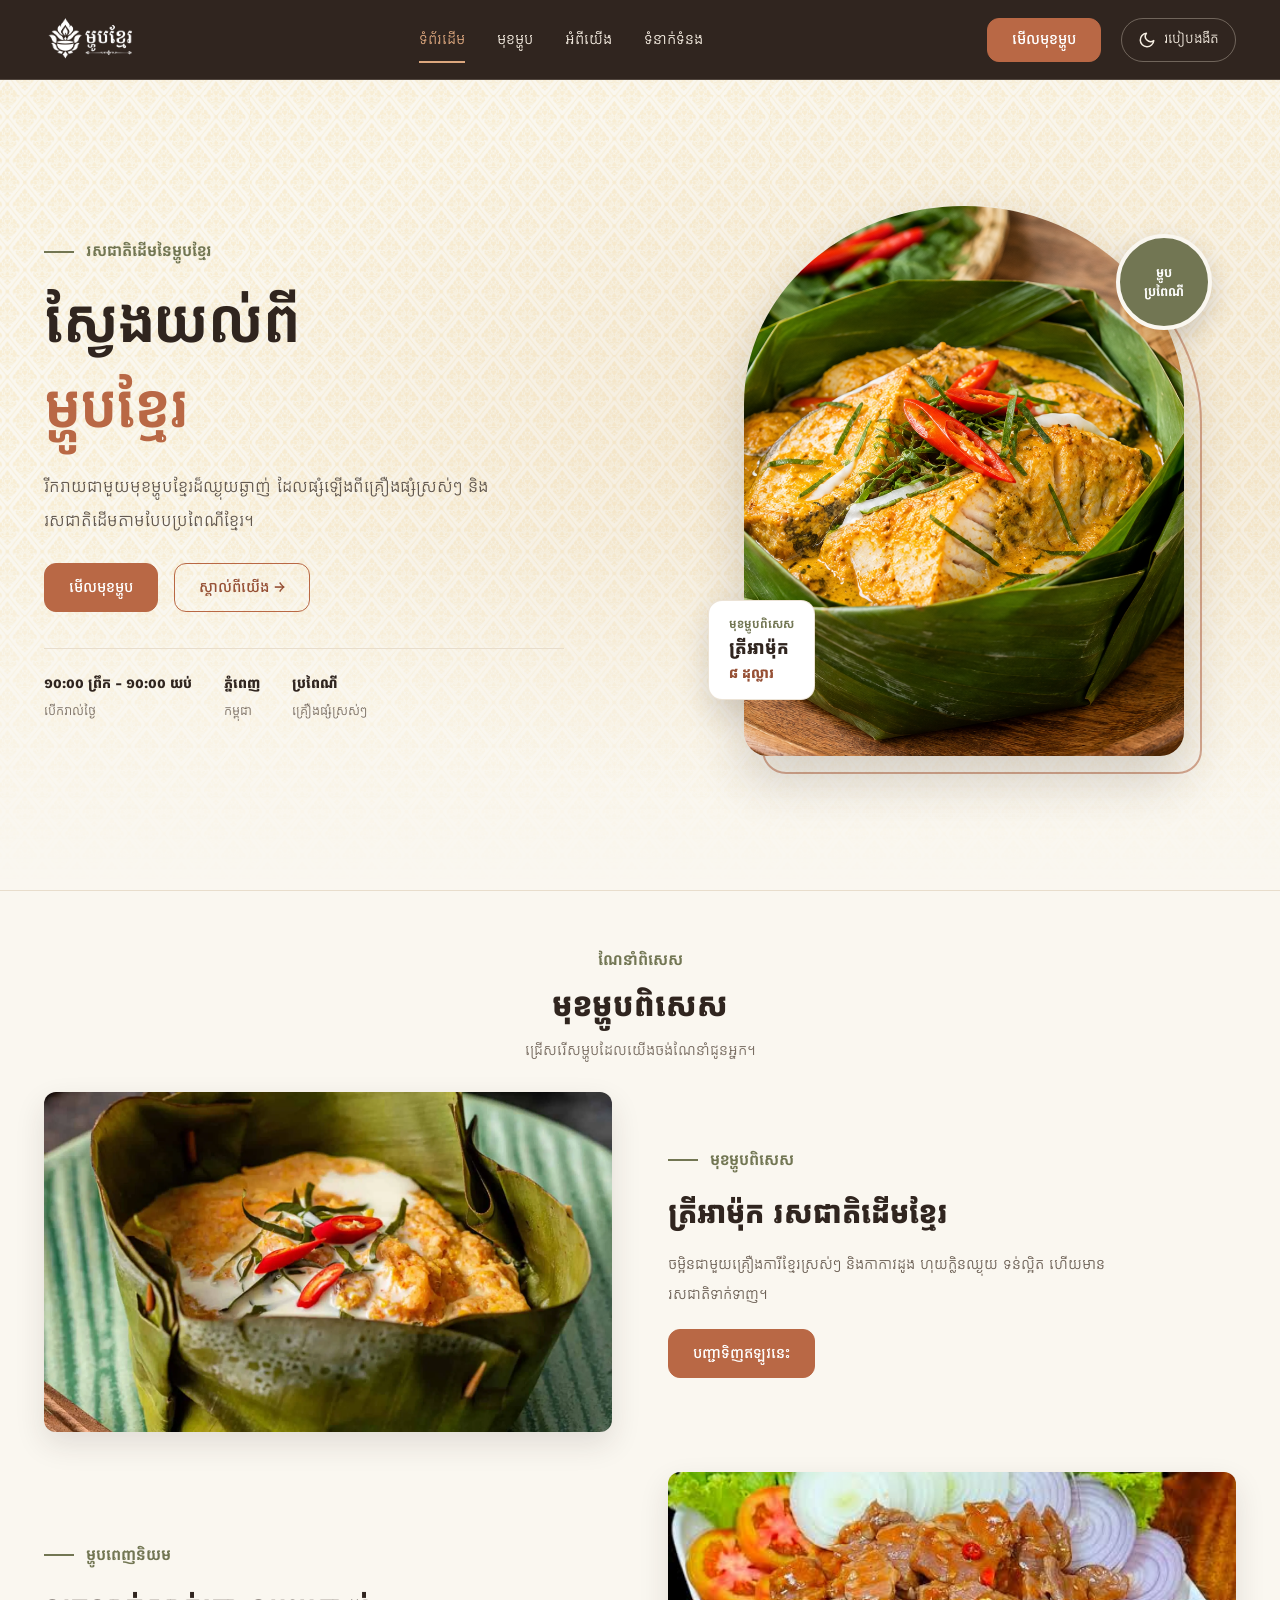
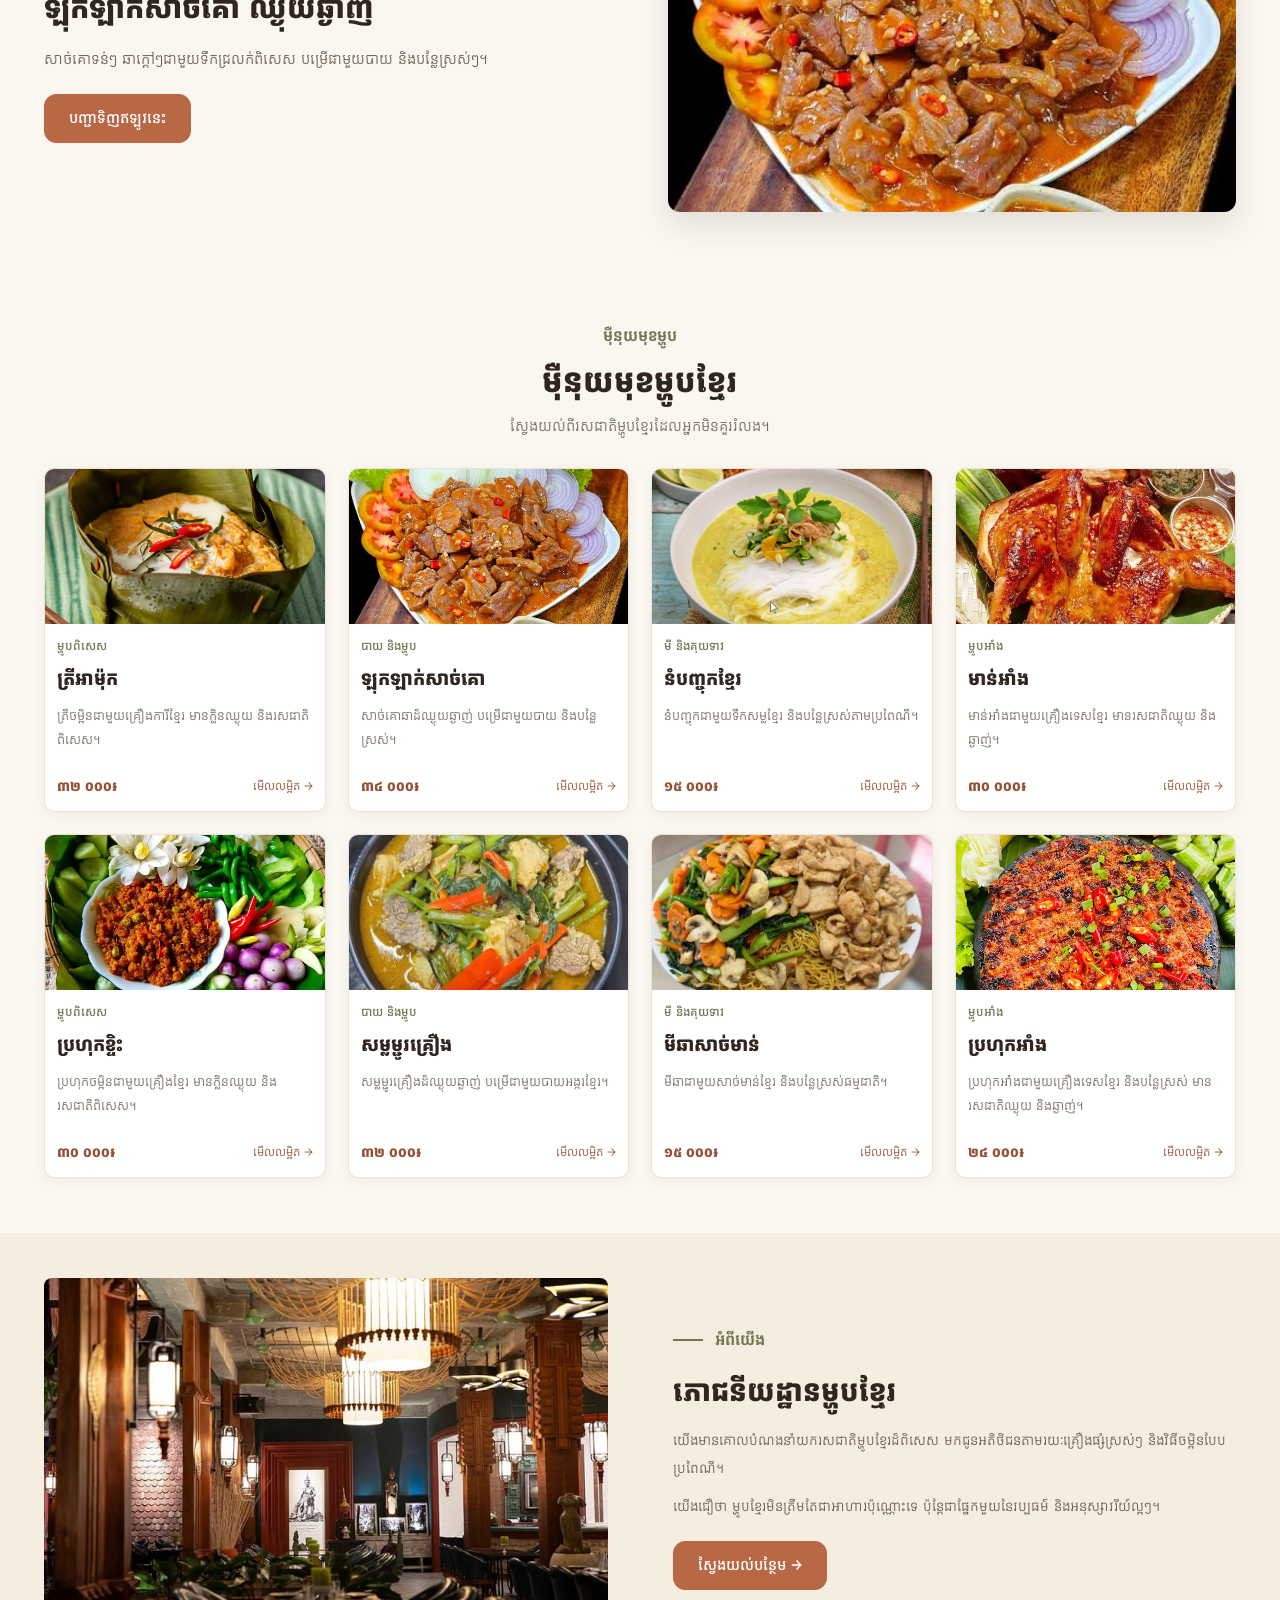
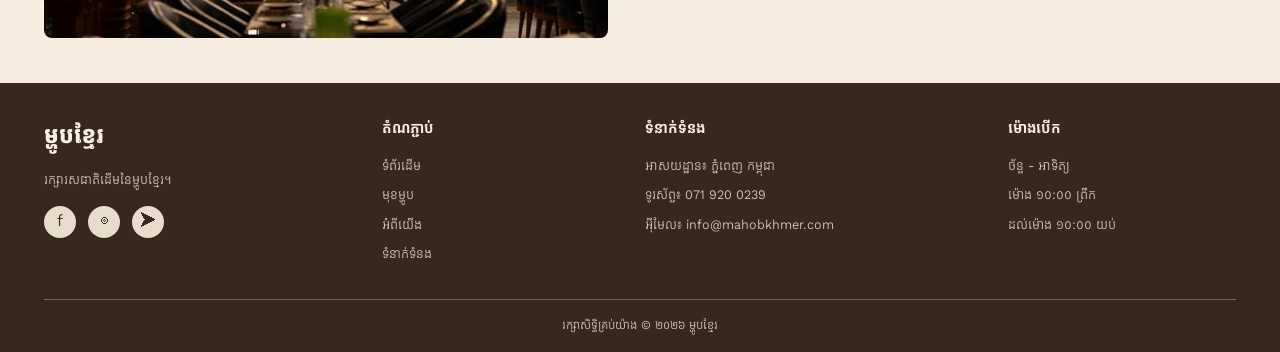
<file: index.html>
<!DOCTYPE html>
<html lang="km">

<head>
    <script>
        (function () {
            try {
                var savedTheme = localStorage.getItem("khmer-food-theme");
                if (savedTheme === "dark" || savedTheme === "light") {
                    document.documentElement.setAttribute("data-theme", savedTheme);
                }
            } catch (error) {}
        })();
    </script>
    <meta charset="UTF-8">
    <meta name="viewport" content="width=device-width, initial-scale=1.0">

    <title>ម្ហូបខ្មែរ | ភោជនីយដ្ឋានខ្មែរ</title>

    <!-- Khmer font -->
    <link rel="preconnect" href="https://fonts.googleapis.com">
    <link rel="preconnect" href="https://fonts.gstatic.com" crossorigin>
    <link href="https://fonts.googleapis.com/css2?family=Kantumruy+Pro:wght@400;500;600;700&display=swap"
        rel="stylesheet">

    <!-- Custom CSS -->
    <link rel="stylesheet" href="../css/style.css">
</head>

<body>

    <!-- ================= NAVBAR ================= -->
    <header class="navbar">
        <nav class="container" aria-label="ម៉ឺនុយមេ">

            <!-- Logo -->
            <a href="index.html" class="logo">
                <img src="../images/logo.png" alt="ម្ហូបខ្មែរ" class="logo-img">
            </a>

            <!-- Navigation -->
            <div class="nav-links" id="nav-links">
                <a href="index.html" class="nav-link active" aria-current="page">ទំព័រដើម</a>
                <a href="menu.html" class="nav-link">មុខម្ហូប</a>
                <a href="about.html" class="nav-link">អំពីយើង</a>
                <a href="contact.html" class="nav-link">ទំនាក់ទំនង</a>
            </div>

            <!-- Buttons: CTA + theme toggle + mobile menu (always 20px apart) -->
            <div class="nav-actions">

                <a href="menu.html" class="btn-primary nav-cta">មើលមុខម្ហូប</a>

                <!-- Dark / light mode toggle.
                     Both icons and both labels stay in the DOM (CSS shows the right one),
                     so the button keeps the same width in either theme. -->
                <button class="theme-toggle" id="theme-toggle" type="button"
                    aria-label="ប្តូរទៅរបៀបងងឹត" aria-pressed="false">
                    <span class="theme-toggle-icon" aria-hidden="true">
                        <svg class="icon-moon" viewBox="0 0 24 24">
                            <path d="M21 12.79A9 9 0 1 1 11.21 3 7 7 0 0 0 21 12.79z" />
                        </svg>
                        <svg class="icon-sun" viewBox="0 0 24 24">
                            <circle cx="12" cy="12" r="5" />
                            <path d="M12 1v2M12 21v2M4.22 4.22l1.42 1.42M18.36 18.36l1.42 1.42M1 12h2M21 12h2M4.22 19.78l1.42-1.42M18.36 5.64l1.42-1.42" />
                        </svg>
                    </span>
                    <span class="theme-toggle-label" aria-hidden="true">
                        <span class="label-dark">របៀបងងឹត</span>
                        <span class="label-light">របៀបភ្លឺ</span>
                    </span>
                </button>

                <!-- Mobile menu button -->
                <button class="nav-toggle" type="button" aria-label="បើក/បិទម៉ឺនុយ" aria-expanded="false"
                    aria-controls="nav-links">
                    <span></span>
                    <span></span>
                    <span></span>
                </button>

            </div>

        </nav>
    </header>


    <main>

        <!-- ================= HERO SECTION ================= -->
        <section class="hero">
            <div class="container hero-grid">

                <!-- Left content -->
                <div class="hero-content">

                    <p class="eyebrow">
                        <span class="eyebrow-line"></span>
                        រសជាតិដើមនៃម្ហូបខ្មែរ
                    </p>

                    <h1>
                        ស្វែងយល់ពី<br>
                        <span>ម្ហូបខ្មែរ</span>
                    </h1>

                    <p class="hero-description">
                        រីករាយជាមួយមុខម្ហូបខ្មែរដ៏ឈ្ងុយឆ្ងាញ់
                        ដែលផ្សំឡើងពីគ្រឿងផ្សំស្រស់ៗ
                        និងរសជាតិដើមតាមបែបប្រពៃណីខ្មែរ។
                    </p>

                    <div class="hero-buttons">
                        <a href="menu.html" class="btn-primary">មើលមុខម្ហូប</a>
                        <a href="about.html" class="btn-outline">ស្គាល់ពីយើង →</a>
                    </div>

                    <ul class="hero-facts">
                        <li>
                            <strong>១០:០០ ព្រឹក - ១០:០០ យប់</strong>
                            <span>បើករាល់ថ្ងៃ</span>
                        </li>
                        <li>
                            <strong>ភ្នំពេញ</strong>
                            <span>កម្ពុជា</span>
                        </li>
                        <li>
                            <strong>ប្រពៃណី</strong>
                            <span>គ្រឿងផ្សំស្រស់ៗ</span>
                        </li>
                    </ul>

                </div>

                <!-- Right: arched image with floating cards -->
                <div class="hero-visual">

                    <div class="hero-arch">
                        <img src="../images/amok_fish.png" alt="ត្រីអាម៉ុកខ្មែរបែបប្រពៃណី">
                    </div>

                    <div class="hero-circle">
                        <span>ម្ហូប</span>
                        <span>ប្រពៃណី</span>
                    </div>

                    <a href="#" class="hero-dish-card">
                        <span class="hero-dish-label">មុខម្ហូបពិសេស</span>
                        <strong>ត្រីអាម៉ុក</strong>
                        <span class="hero-dish-price">៨ ដុល្លារ</span>
                    </a>

                </div>

            </div>
        </section>


        <!-- ================= SPECIALTY SECTION ================= -->
        <section class="specialty-section" id="specialty">
            <div class="container">

                <div class="section-heading">
                    <p class="section-label">ណែនាំពិសេស</p>

                    <h2>មុខម្ហូបពិសេស</h2>

                    <p>
                        ជ្រើសរើសម្ហូបដែលយើងចង់ណែនាំជូនអ្នក។
                    </p>
                </div>

                <!-- Row 1: image left, text right -->
                <div class="specialty-row">
                    <div class="specialty-image">
                        <img src="../images/amok.png" alt="ត្រីអាម៉ុកបែបប្រពៃណី" loading="lazy">
                    </div>

                    <div class="specialty-content">
                        <p class="eyebrow">
                            <span class="eyebrow-line"></span>
                            មុខម្ហូបពិសេស
                        </p>

                        <h2>ត្រីអាម៉ុក រសជាតិដើមខ្មែរ</h2>

                        <p>
                            ចម្អិនជាមួយគ្រឿងការីខ្មែរស្រស់ៗ និងកាកាវដូង
                            ហុយក្លិនឈ្ងុយ ទន់ល្អិត ហើយមានរសជាតិទាក់ទាញ។
                        </p>

                        <a href="menu.html" class="btn-primary">បញ្ជាទិញឥឡូវនេះ</a>
                    </div>
                </div>

                <!-- Row 2: text left, image right -->
                <div class="specialty-row reverse">
                    <div class="specialty-image">
                        <img src="../images/loklak.png" alt="ឡុកឡាក់សាច់គោ" loading="lazy">
                    </div>

                    <div class="specialty-content">
                        <p class="eyebrow">
                            <span class="eyebrow-line"></span>
                            ម្ហូបពេញនិយម
                        </p>

                        <h2>ឡុកឡាក់សាច់គោ ឈ្ងុយឆ្ងាញ់</h2>

                        <p>
                            សាច់គោទន់ៗ ឆាក្តៅៗជាមួយទឹកជ្រលក់ពិសេស
                            បម្រើជាមួយបាយ និងបន្លែស្រស់ៗ។
                        </p>

                        <a href="menu.html" class="btn-primary">បញ្ជាទិញឥឡូវនេះ</a>
                    </div>
                </div>

            </div>
        </section>


        <!-- ================= ALL DISHES ================= -->
        <section class="all-section" id="all">

            <div class="container">

                <div class="section-heading">
                    <p class="section-label">ម៉ឺនុយមុខម្ហូប</p>

                    <h2>ម៉ឺនុយមុខម្ហូបខ្មែរ</h2>

                    <p>
                        ស្វែងយល់ពីរសជាតិម្ហូបខ្មែរដែលអ្នកមិនគួររំលង។
                    </p>
                </div>

                <!-- One grid for all 8 dishes (the grid handles the row spacing) -->
                <div class="food-grid">

                    <!-- Food card 1 -->
                    <article class="food-card">
                        <img src="../images/amok.png" alt="ត្រីអាម៉ុក" class="food-image" loading="lazy">

                        <div class="food-content">
                            <p class="food-category">ម្ហូបពិសេស</p>

                            <h3>ត្រីអាម៉ុក</h3>

                            <p class="food-description">
                                ត្រីចម្អិនជាមួយគ្រឿងការីខ្មែរ
                                មានក្លិនឈ្ងុយ និងរសជាតិពិសេស។
                            </p>

                            <div class="food-footer">
                                <span class="food-price">៣២ ០០០៛</span>
                                <a href="#" class="food-link">មើលលម្អិត →</a>
                            </div>
                        </div>
                    </article>

                    <!-- Food card 2 -->
                    <article class="food-card">
                        <img src="../images/loklak.png" alt="ឡុកឡាក់សាច់គោ" class="food-image" loading="lazy">

                        <div class="food-content">
                            <p class="food-category">បាយ និងម្ហូប</p>

                            <h3>ឡុកឡាក់សាច់គោ</h3>

                            <p class="food-description">
                                សាច់គោឆាដ៏ឈ្ងុយឆ្ងាញ់
                                បម្រើជាមួយបាយ និងបន្លែស្រស់។
                            </p>

                            <div class="food-footer">
                                <span class="food-price">៣៤ ០០០៛</span>
                                <a href="#" class="food-link">មើលលម្អិត →</a>
                            </div>
                        </div>
                    </article>

                    <!-- Food card 3 -->
                    <article class="food-card">
                        <img src="../images/num_banhjok.png" alt="នំបញ្ចុកខ្មែរ" class="food-image" loading="lazy">

                        <div class="food-content">
                            <p class="food-category">មី និងគុយទាវ</p>

                            <h3>នំបញ្ចុកខ្មែរ</h3>

                            <p class="food-description">
                                នំបញ្ចុកជាមួយទឹកសម្លខ្មែរ
                                និងបន្លែស្រស់តាមប្រពៃណី។
                            </p>

                            <div class="food-footer">
                                <span class="food-price">១៥ ០០០៛</span>
                                <a href="#" class="food-link">មើលលម្អិត →</a>
                            </div>
                        </div>
                    </article>

                    <!-- Food card 4 -->
                    <article class="food-card">
                        <img src="../images/chick_fried.png" alt="មាន់អាំងខ្មែរ" class="food-image" loading="lazy">

                        <div class="food-content">
                            <p class="food-category">ម្ហូបអាំង</p>

                            <h3>មាន់អាំង</h3>

                            <p class="food-description">
                                មាន់អាំងជាមួយគ្រឿងទេសខ្មែរ
                                មានរសជាតិឈ្ងុយ និងឆ្ងាញ់។
                            </p>

                            <div class="food-footer">
                                <span class="food-price">៣០​ ០០០៛</span>
                                <a href="#" class="food-link">មើលលម្អិត →</a>
                            </div>
                        </div>
                    </article>

                    <!-- Food card 5 -->
                    <article class="food-card">
                        <img src="../images/prahok_co.png" alt="ប្រហុកខ្ទិះ" class="food-image" loading="lazy">

                        <div class="food-content">
                            <p class="food-category">ម្ហូបពិសេស</p>

                            <h3>ប្រហុកខ្ទិះ</h3>

                            <p class="food-description">
                                ប្រហុកចម្អិនជាមួយគ្រឿងខ្មែរ
                                មានក្លិនឈ្ងុយ និងរសជាតិពិសេស។
                            </p>

                            <div class="food-footer">
                                <span class="food-price">៣០ ០០០៛</span>
                                <a href="#" class="food-link">មើលលម្អិត →</a>
                            </div>
                        </div>
                    </article>

                    <!-- Food card 6 -->
                    <article class="food-card">
                        <img src="../images/mjukroueng.png" alt="សម្លម្ជូរគ្រឿង" class="food-image" loading="lazy">

                        <div class="food-content">
                            <p class="food-category">បាយ និងម្ហូប</p>

                            <h3>សម្លម្ជូរគ្រឿង</h3>

                            <p class="food-description">
                                សម្លម្ជូរគ្រឿងដ៏ឈ្ងុយឆ្ងាញ់
                                បម្រើជាមួយបាយអង្ករខ្មែរ។
                            </p>

                            <div class="food-footer">
                                <span class="food-price">៣២​ ០០០៛</span>
                                <a href="#" class="food-link">មើលលម្អិត →</a>
                            </div>
                        </div>
                    </article>

                    <!-- Food card 7 -->
                    <article class="food-card">
                        <img src="../images/chick_noodle.png" alt="មីឆាសាច់មាន់" class="food-image" loading="lazy">

                        <div class="food-content">
                            <p class="food-category">មី និងគុយទាវ</p>

                            <h3>មីឆាសាច់មាន់</h3>

                            <p class="food-description">
                                មីឆាជាមួយសាច់មាន់ខ្មែរ
                                និងបន្លែស្រស់ធម្មជាតិ។
                            </p>

                            <div class="food-footer">
                                <span class="food-price">១៥ ០០០៛</span>
                                <a href="#" class="food-link">មើលលម្អិត →</a>
                            </div>
                        </div>
                    </article>

                    <!-- Food card 8 -->
                    <article class="food-card">
                        <img src="../images/prahok.png" alt="ប្រហុកអាំង" class="food-image" loading="lazy">

                        <div class="food-content">
                            <p class="food-category">ម្ហូបអាំង</p>

                            <h3>ប្រហុកអាំង</h3>

                            <p class="food-description">
                                ប្រហុកអាំងជាមួយគ្រឿងទេសខ្មែរ និងបន្លែស្រស់
                                មានរសជាតិឈ្ងុយ និងឆ្ងាញ់។
                            </p>

                            <div class="food-footer">
                                <span class="food-price">២៤ ០០០៛</span>
                                <a href="#" class="food-link">មើលលម្អិត →</a>
                            </div>
                        </div>
                    </article>

                </div>

            </div>
        </section>


        <!-- ================= ABOUT SECTION ================= -->
        <section class="about-section" id="about">

            <div class="container about-grid">

                <!-- Restaurant image -->
                <div class="about-image">
                    <img src="../images/restaurant.png" alt="បរិយាកាសភោជនីយដ្ឋានម្ហូបខ្មែរ" loading="lazy">
                </div>

                <!-- About content -->
                <div class="about-content">

                    <p class="eyebrow">
                        <span class="eyebrow-line"></span>
                        អំពីយើង
                    </p>

                    <h2>ភោជនីយដ្ឋានម្ហូបខ្មែរ</h2>

                    <p>
                        យើងមានគោលបំណងនាំយករសជាតិម្ហូបខ្មែរដ៏ពិសេស
                        មកជូនអតិថិជនតាមរយៈគ្រឿងផ្សំស្រស់ៗ
                        និងវិធីចម្អិនបែបប្រពៃណី។
                    </p>

                    <p>
                        យើងជឿថា ម្ហូបខ្មែរមិនត្រឹមតែជាអាហារប៉ុណ្ណោះទេ
                        ប៉ុន្តែជាផ្នែកមួយនៃវប្បធម៌ និងអនុស្សាវរីយ៍ល្អៗ។
                    </p>

                    <a href="about.html" class="btn-primary about-button">
                        ស្វែងយល់បន្ថែម →
                    </a>

                </div>

            </div>
        </section>

    </main>


    <!-- ================= FOOTER ================= -->
    <footer class="footer">

        <div class="container">

            <div class="footer-grid">

                <!-- Brand -->
                <div>
                    <a href="index.html" class="footer-logo">
                        ម្ហូបខ្មែរ
                    </a>

                    <p class="footer-description">
                        រក្សារសជាតិដើមនៃម្ហូបខ្មែរ។
                    </p>
                    <div class="social-links">
                        <a href="#" aria-label="Facebook">f</a>
                        <a href="#" aria-label="Instagram">◎</a>
                        <a href="#" aria-label="Telegram">➤</a>
                    </div>
                </div>


                <!-- Quick links -->
                <div>
                    <h3>តំណភ្ជាប់</h3>
                    <ul>
                        <li><a href="index.html">ទំព័រដើម</a></li>
                        <li><a href="menu.html">មុខម្ហូប</a></li>
                        <li><a href="about.html">អំពីយើង</a></li>
                        <li><a href="contact.html">ទំនាក់ទំនង</a></li>
                    </ul>
                </div>


                <!-- Contact -->
                <div>
                    <h3>ទំនាក់ទំនង</h3>
                    <ul>
                        <li>អាសយដ្ឋាន៖ ភ្នំពេញ កម្ពុជា</li>
                        <li>ទូរស័ព្ទ៖ <a href="tel:0719200239">071 920 0239</a></li>
                        <li>អ៊ីមែល៖ <a href="mailto:info@mahobkhmer.com">info@mahobkhmer.com</a></li>
                    </ul>
                </div>


                <!-- Opening hours -->
                <div>
                    <h3>ម៉ោងបើក</h3>
                    <p>ច័ន្ទ - អាទិត្យ</p>
                    <p>ម៉ោង ១០:០០ ព្រឹក</p>
                    <p>ដល់ម៉ោង ១០:០០ យប់</p>
                </div>

            </div>

            <div class="footer-bottom">
                <p>រក្សាសិទ្ធិគ្រប់យ៉ាង © ២០២៦ ម្ហូបខ្មែរ</p>
            </div>

        </div>

    </footer>

    <!-- Mobile menu toggle -->
    <script>
        const toggle = document.querySelector(".nav-toggle");
        const links = document.getElementById("nav-links");

        toggle.addEventListener("click", () => {
            const open = links.classList.toggle("is-open");
            toggle.setAttribute("aria-expanded", open);
        });

        links.addEventListener("click", (e) => {
            if (e.target.closest("a")) {
                links.classList.remove("is-open");
                toggle.setAttribute("aria-expanded", "false");
            }
        });
    </script>


    <script>
        (function () {
            const root = document.documentElement;
            const button = document.getElementById("theme-toggle");
            if (!button) return;
            let fadeTimer;

            // Icons and labels are switched by CSS from data-theme;
            // JS only keeps the accessibility attributes in sync.
            function updateThemeButton() {
                const isDark = root.getAttribute("data-theme") === "dark";
                button.setAttribute("aria-pressed", String(isDark));
                button.setAttribute("aria-label", isDark ? "ប្តូរទៅរបៀបភ្លឺ" : "ប្តូរទៅរបៀបងងឹត");
            }

            updateThemeButton();
            button.addEventListener("click", function () {
                const nextTheme = root.getAttribute("data-theme") === "dark" ? "light" : "dark";

                // Short class that turns on the colour cross-fade
                root.classList.add("theme-changing");
                root.setAttribute("data-theme", nextTheme);
                clearTimeout(fadeTimer);
                fadeTimer = setTimeout(function () {
                    root.classList.remove("theme-changing");
                }, 450);

                try {
                    localStorage.setItem("khmer-food-theme", nextTheme);
                } catch (error) {}
                updateThemeButton();
            });
        })();
    </script>

</body>

</html>
</file>
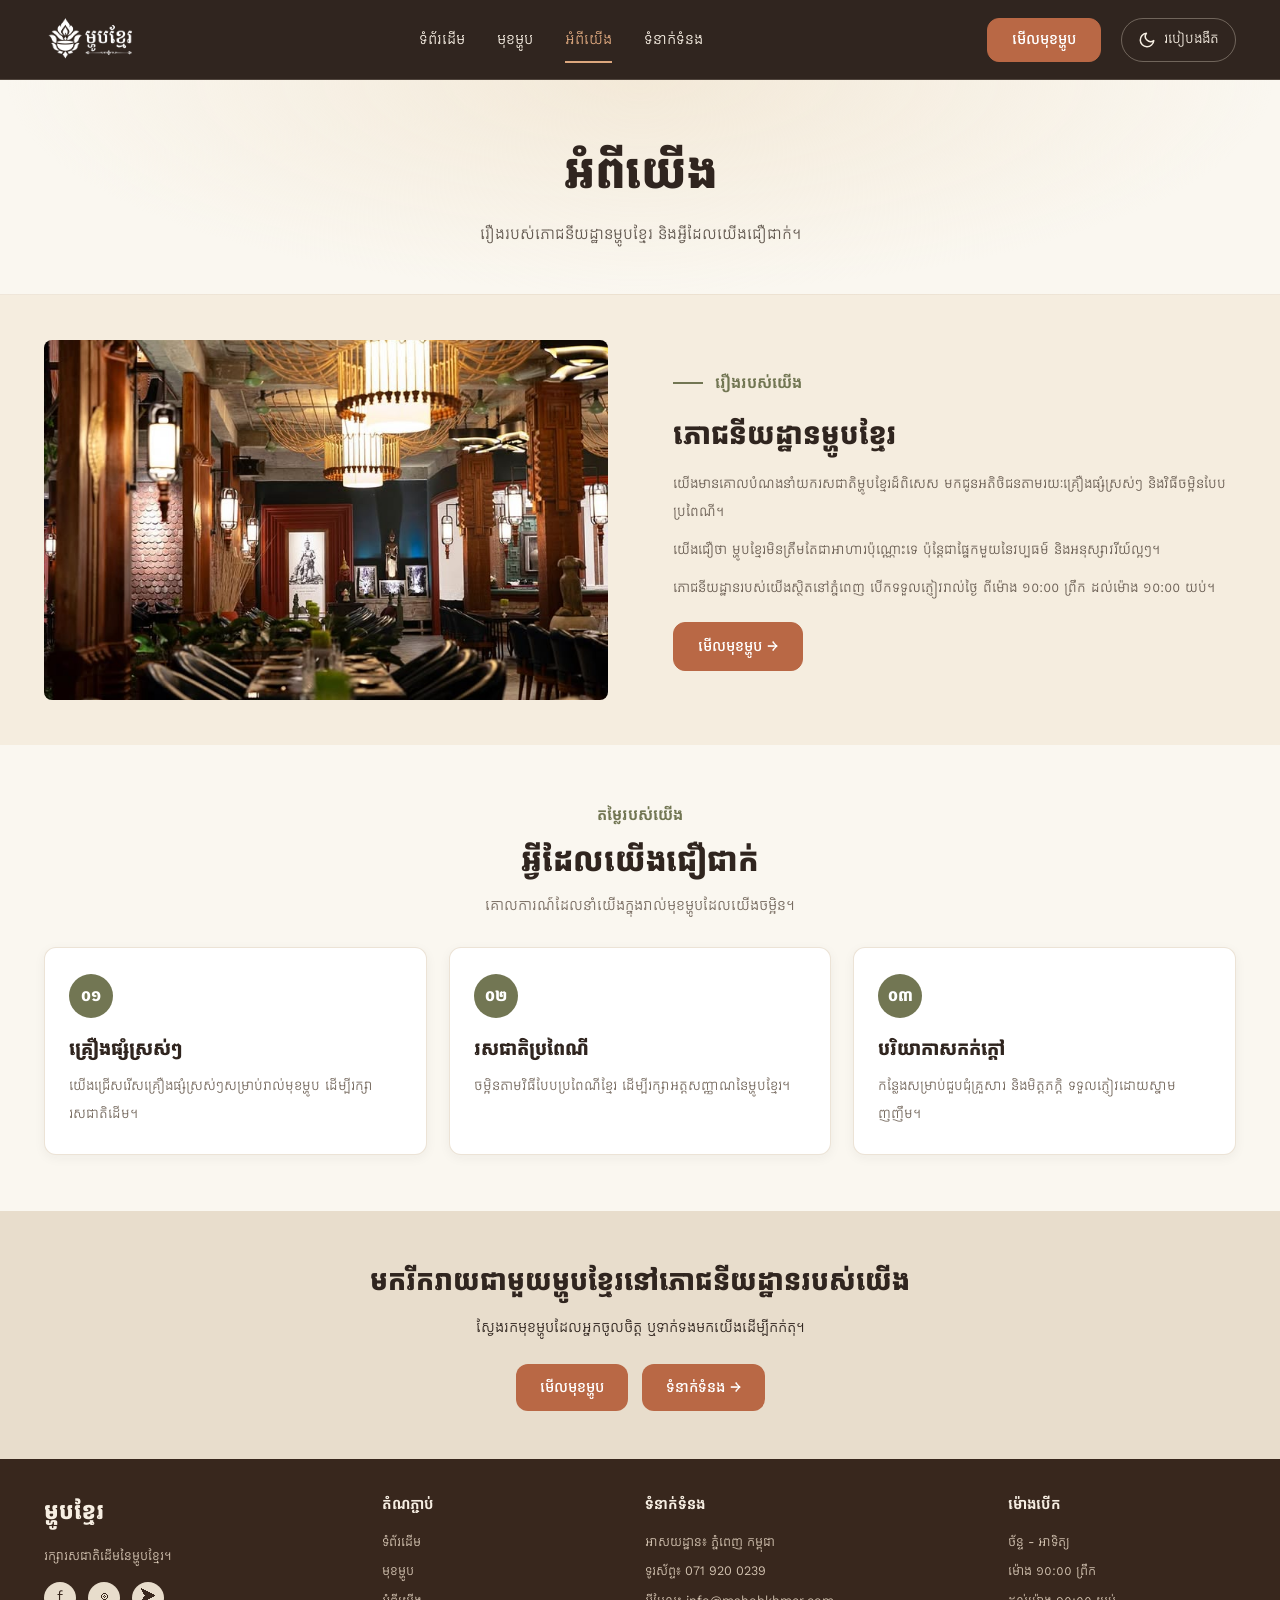
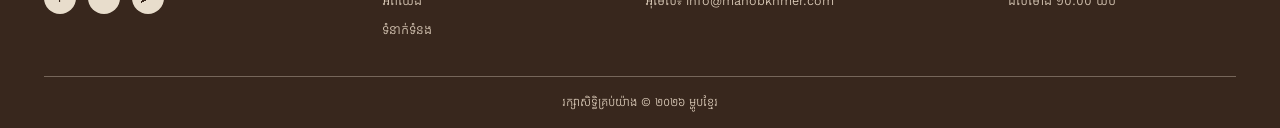
<file: about.html>
<!DOCTYPE html>
<html lang="km">

<head>
    <script>
        (function () {
            try {
                var savedTheme = localStorage.getItem("khmer-food-theme");
                if (savedTheme === "dark" || savedTheme === "light") {
                    document.documentElement.setAttribute("data-theme", savedTheme);
                }
            } catch (error) {}
        })();
    </script>
    <meta charset="UTF-8">
    <meta name="viewport" content="width=device-width, initial-scale=1.0">

    <title>ម្ហូបខ្មែរ | ភោជនីយដ្ឋានខ្មែរ</title>

    <!-- Khmer font -->
    <link rel="preconnect" href="https://fonts.googleapis.com">
    <link rel="preconnect" href="https://fonts.gstatic.com" crossorigin>
    <link href="https://fonts.googleapis.com/css2?family=Kantumruy+Pro:wght@400;500;600;700&display=swap"
        rel="stylesheet">

    <!-- Custom CSS -->
    <link rel="stylesheet" href="../css/page.css">
    <link rel="stylesheet" href="../css/style.css">
</head>

<body>

    <!-- ================= NAVBAR ================= -->
    <header class="navbar">
        <nav class="container" aria-label="ម៉ឺនុយមេ">

            <!-- Logo -->
            <a href="index.html" class="logo">
                <img src="../images/logo.png" alt="ម្ហូបខ្មែរ" class="logo-img">
            </a>

            <!-- Navigation -->
            <div class="nav-links" id="nav-links">
                <a href="index.html" class="nav-link">ទំព័រដើម</a>
                <a href="menu.html" class="nav-link">មុខម្ហូប</a>
                <a href="about.html" class="nav-link active" aria-current="page">អំពីយើង</a>
                <a href="contact.html" class="nav-link">ទំនាក់ទំនង</a>
            </div>

            <!-- Buttons: CTA + theme toggle + mobile menu (always 20px apart) -->
            <div class="nav-actions">

                <a href="menu.html" class="btn-primary nav-cta">មើលមុខម្ហូប</a>

                <!-- Dark / light mode toggle.
                     Both icons and both labels stay in the DOM (CSS shows the right one),
                     so the button keeps the same width in either theme. -->
                <button class="theme-toggle" id="theme-toggle" type="button"
                    aria-label="ប្តូរទៅរបៀបងងឹត" aria-pressed="false">
                    <span class="theme-toggle-icon" aria-hidden="true">
                        <svg class="icon-moon" viewBox="0 0 24 24">
                            <path d="M21 12.79A9 9 0 1 1 11.21 3 7 7 0 0 0 21 12.79z" />
                        </svg>
                        <svg class="icon-sun" viewBox="0 0 24 24">
                            <circle cx="12" cy="12" r="5" />
                            <path d="M12 1v2M12 21v2M4.22 4.22l1.42 1.42M18.36 18.36l1.42 1.42M1 12h2M21 12h2M4.22 19.78l1.42-1.42M18.36 5.64l1.42-1.42" />
                        </svg>
                    </span>
                    <span class="theme-toggle-label" aria-hidden="true">
                        <span class="label-dark">របៀបងងឹត</span>
                        <span class="label-light">របៀបភ្លឺ</span>
                    </span>
                </button>

                <!-- Mobile menu button -->
                <button class="nav-toggle" type="button" aria-label="បើក/បិទម៉ឺនុយ" aria-expanded="false"
                    aria-controls="nav-links">
                    <span></span>
                    <span></span>
                    <span></span>
                </button>

            </div>

        </nav>
    </header>


    <main>

        <!-- ================= PAGE BANNER ================= -->
        <section class="page-hero">

                <h1>អំពីយើង</h1>

                <p class="page-lead">
                    រឿងរបស់ភោជនីយដ្ឋានម្ហូបខ្មែរ
                    និងអ្វីដែលយើងជឿជាក់។
                </p>
            </div>
        </section>


        <!-- ================= OUR STORY ================= -->
        <section class="about-section" id="story">

            <div class="container about-grid">

                <div class="about-image">
                    <img src="../images/restaurant.png" alt="បរិយាកាសភោជនីយដ្ឋានម្ហូបខ្មែរ" loading="lazy">
                </div>

                <div class="about-content">

                    <p class="eyebrow">
                        <span class="eyebrow-line"></span>
                        រឿងរបស់យើង
                    </p>

                    <h2>ភោជនីយដ្ឋានម្ហូបខ្មែរ</h2>

                    <p>
                        យើងមានគោលបំណងនាំយករសជាតិម្ហូបខ្មែរដ៏ពិសេស
                        មកជូនអតិថិជនតាមរយៈគ្រឿងផ្សំស្រស់ៗ
                        និងវិធីចម្អិនបែបប្រពៃណី។
                    </p>

                    <p>
                        យើងជឿថា ម្ហូបខ្មែរមិនត្រឹមតែជាអាហារប៉ុណ្ណោះទេ
                        ប៉ុន្តែជាផ្នែកមួយនៃវប្បធម៌ និងអនុស្សាវរីយ៍ល្អៗ។
                    </p>

                    <p>
                        ភោជនីយដ្ឋានរបស់យើងស្ថិតនៅភ្នំពេញ
                        បើកទទួលភ្ញៀវរាល់ថ្ងៃ ពីម៉ោង ១០:០០ ព្រឹក ដល់ម៉ោង ១០:០០ យប់។
                    </p>

                    <a href="menu.html" class="btn-primary about-button">
                        មើលមុខម្ហូប →
                    </a>

                </div>

            </div>
        </section>


        <!-- ================= VALUES ================= -->
        <section class="values-section">
            <div class="container">

                <div class="section-heading">
                    <p class="section-label">តម្លៃរបស់យើង</p>

                    <h2>អ្វីដែលយើងជឿជាក់</h2>

                    <p>គោលការណ៍ដែលនាំយើងក្នុងរាល់មុខម្ហូបដែលយើងចម្អិន។</p>
                </div>

                <div class="values-grid">

                    <article class="value-card">
                        <div class="value-number">០១</div>
                        <h3>គ្រឿងផ្សំស្រស់ៗ</h3>
                        <p>
                            យើងជ្រើសរើសគ្រឿងផ្សំស្រស់ៗសម្រាប់រាល់មុខម្ហូប
                            ដើម្បីរក្សារសជាតិដើម។
                        </p>
                    </article>

                    <article class="value-card">
                        <div class="value-number">០២</div>
                        <h3>រសជាតិប្រពៃណី</h3>
                        <p>
                            ចម្អិនតាមវិធីបែបប្រពៃណីខ្មែរ
                            ដើម្បីរក្សាអត្តសញ្ញាណនៃម្ហូបខ្មែរ។
                        </p>
                    </article>

                    <article class="value-card">
                        <div class="value-number">០៣</div>
                        <h3>បរិយាកាសកក់ក្តៅ</h3>
                        <p>
                            កន្លែងសម្រាប់ជួបជុំគ្រួសារ និងមិត្តភក្តិ
                            ទទួលភ្ញៀវដោយស្នាមញញឹម។
                        </p>
                    </article>

                </div>

            </div>
        </section>


        <!-- ================= CTA ================= -->
        <section class="cta-band">
            <div class="container">
                <h2>មករីករាយជាមួយម្ហូបខ្មែរនៅភោជនីយដ្ឋានរបស់យើង</h2>
                <p>ស្វែងរកមុខម្ហូបដែលអ្នកចូលចិត្ត ឬទាក់ទងមកយើងដើម្បីកក់តុ។</p>
                <div class="cta-buttons">
                    <a href="menu.html" class="btn-light">មើលមុខម្ហូប</a>
                    <a href="contact.html" class="btn-ghost">ទំនាក់ទំនង →</a>
                </div>
            </div>
        </section>

    </main>


    <!-- ================= FOOTER ================= -->
    <footer class="footer">

        <div class="container">

            <div class="footer-grid">

                <!-- Brand -->
                <div>
                    <a href="index.html" class="footer-logo">
                        ម្ហូបខ្មែរ
                    </a>

                    <p class="footer-description">
                        រក្សារសជាតិដើមនៃម្ហូបខ្មែរ។
                    </p>
                    <div class="social-links">
                        <a href="#" aria-label="Facebook">f</a>
                        <a href="#" aria-label="Instagram">◎</a>
                        <a href="#" aria-label="Telegram">➤</a>
                    </div>
                </div>


                <!-- Quick links -->
                <div>
                    <h3>តំណភ្ជាប់</h3>
                    <ul>
                        <li><a href="index.html">ទំព័រដើម</a></li>
                        <li><a href="menu.html">មុខម្ហូប</a></li>
                        <li><a href="about.html">អំពីយើង</a></li>
                        <li><a href="contact.html">ទំនាក់ទំនង</a></li>
                    </ul>
                </div>


                <!-- Contact -->
                <div>
                    <h3>ទំនាក់ទំនង</h3>
                    <ul>
                        <li>អាសយដ្ឋាន៖ ភ្នំពេញ កម្ពុជា</li>
                        <li>ទូរស័ព្ទ៖ <a href="tel:0719200239">071 920 0239</a></li>
                        <li>អ៊ីមែល៖ <a href="mailto:info@mahobkhmer.com">info@mahobkhmer.com</a></li>
                    </ul>
                </div>


                <!-- Opening hours -->
                <div>
                    <h3>ម៉ោងបើក</h3>
                    <p>ច័ន្ទ - អាទិត្យ</p>
                    <p>ម៉ោង ១០:០០ ព្រឹក</p>
                    <p>ដល់ម៉ោង ១០:០០ យប់</p>
                </div>

            </div>

            <div class="footer-bottom">
                <p>រក្សាសិទ្ធិគ្រប់យ៉ាង © ២០២៦ ម្ហូបខ្មែរ</p>
            </div>

        </div>

    </footer>


    <!-- Mobile menu toggle -->
    <script>
        const toggle = document.querySelector(".nav-toggle");
        const links = document.getElementById("nav-links");

        toggle.addEventListener("click", () => {
            const open = links.classList.toggle("is-open");
            toggle.setAttribute("aria-expanded", open);
        });

        links.addEventListener("click", (e) => {
            if (e.target.closest("a")) {
                links.classList.remove("is-open");
                toggle.setAttribute("aria-expanded", "false");
            }
        });
    </script>


    <script>
        (function () {
            const root = document.documentElement;
            const button = document.getElementById("theme-toggle");
            if (!button) return;
            let fadeTimer;

            // Icons and labels are switched by CSS from data-theme;
            // JS only keeps the accessibility attributes in sync.
            function updateThemeButton() {
                const isDark = root.getAttribute("data-theme") === "dark";
                button.setAttribute("aria-pressed", String(isDark));
                button.setAttribute("aria-label", isDark ? "ប្តូរទៅរបៀបភ្លឺ" : "ប្តូរទៅរបៀបងងឹត");
            }

            updateThemeButton();
            button.addEventListener("click", function () {
                const nextTheme = root.getAttribute("data-theme") === "dark" ? "light" : "dark";

                // Short class that turns on the colour cross-fade
                root.classList.add("theme-changing");
                root.setAttribute("data-theme", nextTheme);
                clearTimeout(fadeTimer);
                fadeTimer = setTimeout(function () {
                    root.classList.remove("theme-changing");
                }, 450);

                try {
                    localStorage.setItem("khmer-food-theme", nextTheme);
                } catch (error) {}
                updateThemeButton();
            });
        })();
    </script>

</body>

</html>
</file>
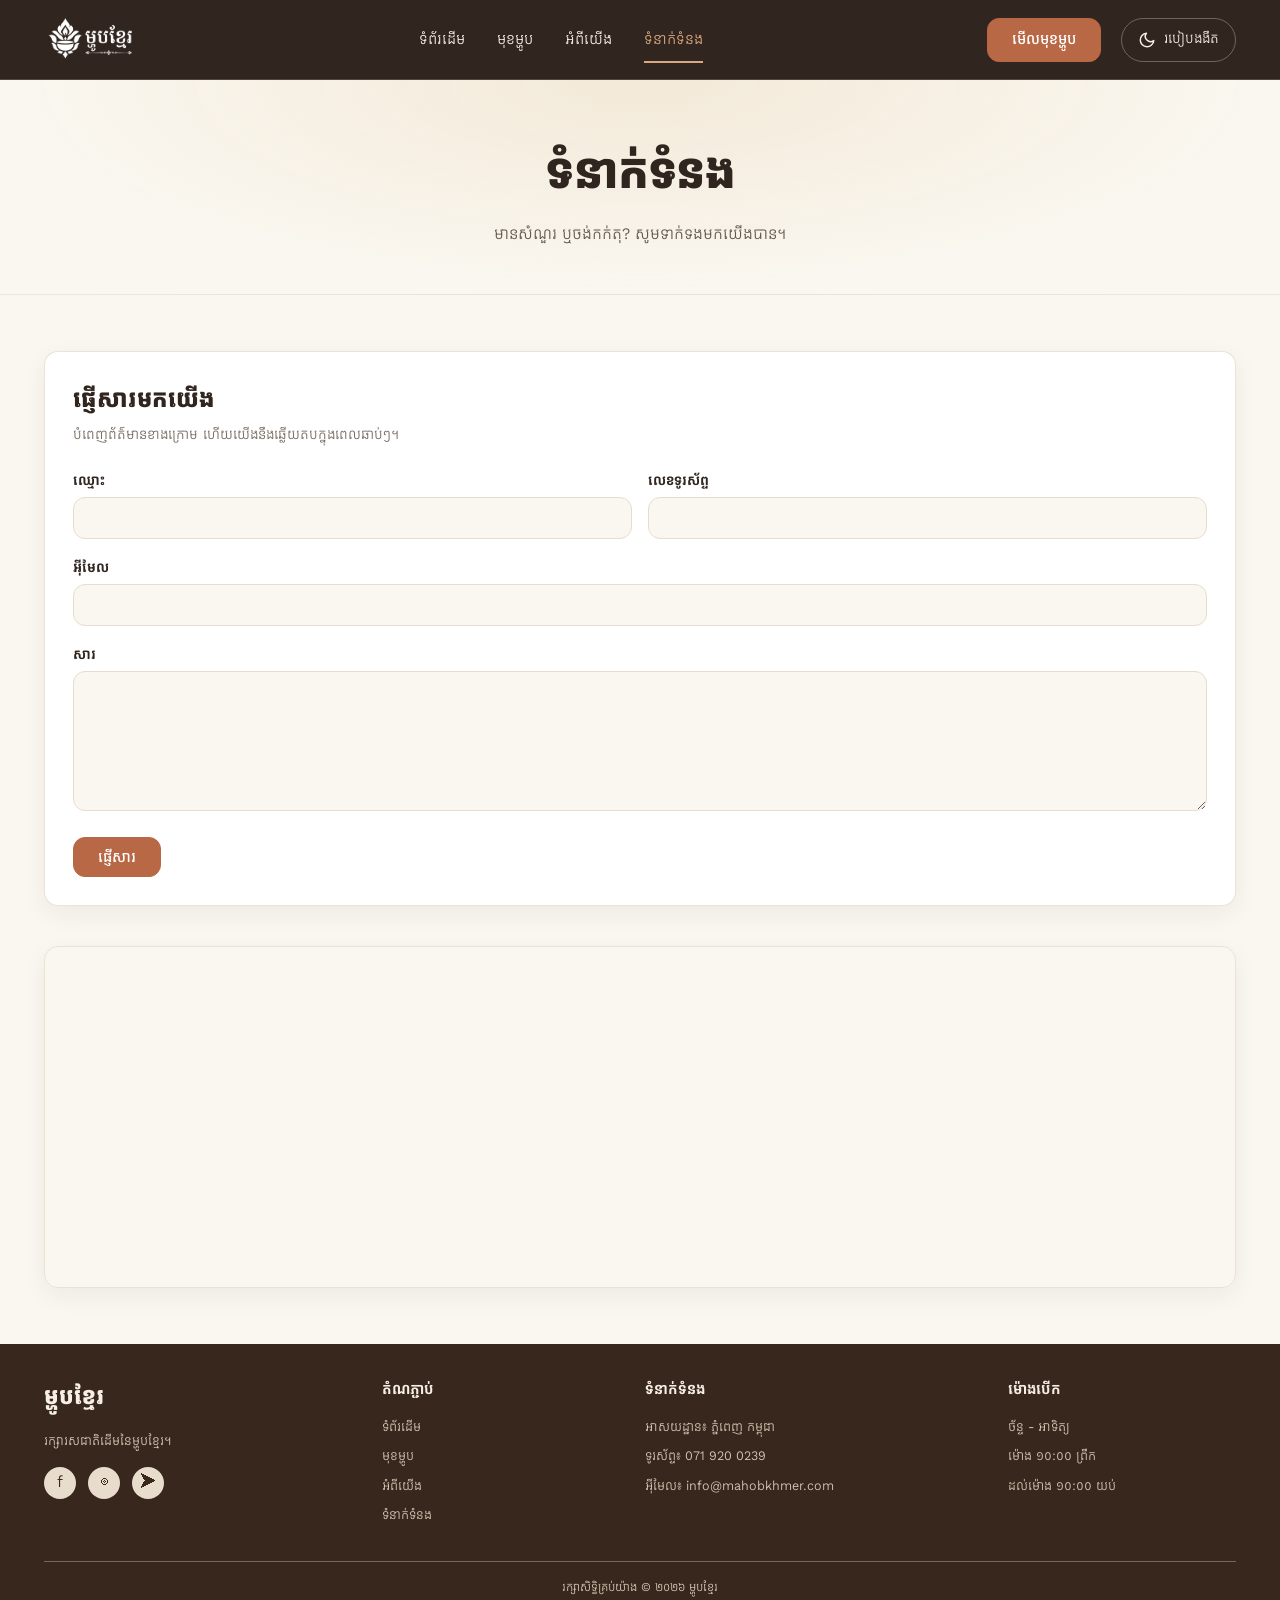
<file: contact.html>
<!DOCTYPE html>
<html lang="km">

<head>
    <script>
        (function () {
            try {
                var savedTheme = localStorage.getItem("khmer-food-theme");
                if (savedTheme === "dark" || savedTheme === "light") {
                    document.documentElement.setAttribute("data-theme", savedTheme);
                }
            } catch (error) {}
        })();
    </script>
    <meta charset="UTF-8">
    <meta name="viewport" content="width=device-width, initial-scale=1.0">

    <title>ម្ហូបខ្មែរ | ភោជនីយដ្ឋានខ្មែរ</title>

    <!-- Khmer font -->
    <link rel="preconnect" href="https://fonts.googleapis.com">
    <link rel="preconnect" href="https://fonts.gstatic.com" crossorigin>
    <link href="https://fonts.googleapis.com/css2?family=Kantumruy+Pro:wght@400;500;600;700&display=swap"
        rel="stylesheet">

    <!-- Custom CSS -->
    <link rel="stylesheet" href="../css/page.css">
    <link rel="stylesheet" href="../css/style.css">
</head>

<body>

    <!-- ================= NAVBAR ================= -->
    <header class="navbar">
        <nav class="container" aria-label="ម៉ឺនុយមេ">

            <!-- Logo -->
            <a href="index.html" class="logo">
                <img src="../images/logo.png" alt="ម្ហូបខ្មែរ" class="logo-img">
            </a>

            <!-- Navigation -->
            <div class="nav-links" id="nav-links">
                <a href="index.html" class="nav-link">ទំព័រដើម</a>
                <a href="menu.html" class="nav-link">មុខម្ហូប</a>
                <a href="about.html" class="nav-link">អំពីយើង</a>
                <a href="contact.html" class="nav-link active" aria-current="page">ទំនាក់ទំនង</a>
            </div>

            <!-- Buttons: CTA + theme toggle + mobile menu (always 20px apart) -->
            <div class="nav-actions">

                <a href="menu.html" class="btn-primary nav-cta">មើលមុខម្ហូប</a>

                <!-- Dark / light mode toggle.
                     Both icons and both labels stay in the DOM (CSS shows the right one),
                     so the button keeps the same width in either theme. -->
                <button class="theme-toggle" id="theme-toggle" type="button"
                    aria-label="ប្តូរទៅរបៀបងងឹត" aria-pressed="false">
                    <span class="theme-toggle-icon" aria-hidden="true">
                        <svg class="icon-moon" viewBox="0 0 24 24">
                            <path d="M21 12.79A9 9 0 1 1 11.21 3 7 7 0 0 0 21 12.79z" />
                        </svg>
                        <svg class="icon-sun" viewBox="0 0 24 24">
                            <circle cx="12" cy="12" r="5" />
                            <path d="M12 1v2M12 21v2M4.22 4.22l1.42 1.42M18.36 18.36l1.42 1.42M1 12h2M21 12h2M4.22 19.78l1.42-1.42M18.36 5.64l1.42-1.42" />
                        </svg>
                    </span>
                    <span class="theme-toggle-label" aria-hidden="true">
                        <span class="label-dark">របៀបងងឹត</span>
                        <span class="label-light">របៀបភ្លឺ</span>
                    </span>
                </button>

                <!-- Mobile menu button -->
                <button class="nav-toggle" type="button" aria-label="បើក/បិទម៉ឺនុយ" aria-expanded="false"
                    aria-controls="nav-links">
                    <span></span>
                    <span></span>
                    <span></span>
                </button>

            </div>

        </nav>
    </header>


    <main>

        <!-- ================= PAGE BANNER ================= -->
        <section class="page-hero">
            <div class="container">

                <h1>ទំនាក់ទំនង</h1>

                <p class="page-lead">
                    មានសំណួរ ឬចង់កក់តុ?
                    សូមទាក់ទងមកយើងបាន។
                </p>
            </div>
        </section>


        <!-- ================= CONTACT ================= -->
        <section class="contact-section">
            <div class="container">

                <!-- Message form -->
                    <form class="contact-form" action="mailto:info@mahobkhmer.com" method="post" enctype="text/plain">

                        <h2>ផ្ញើសារមកយើង</h2>
                        <p class="form-note">បំពេញព័ត៌មានខាងក្រោម ហើយយើងនឹងឆ្លើយតបក្នុងពេលឆាប់ៗ។</p>

                        <div class="form-row">
                            <div class="form-group">
                                <label for="name">ឈ្មោះ</label>
                                <input type="text" id="name" name="name" autocomplete="name" required>
                            </div>

                            <div class="form-group">
                                <label for="phone">លេខទូរស័ព្ទ</label>
                                <input type="tel" id="phone" name="phone" autocomplete="tel" required>
                            </div>
                        </div>

                        <div class="form-group">
                            <label for="email">អ៊ីមែល</label>
                            <input type="email" id="email" name="email" autocomplete="email" required>
                        </div>

                        <div class="form-group">
                            <label for="message">សារ</label>
                            <textarea id="message" name="message" required></textarea>
                        </div>

                        <button type="submit" class="btn-primary">ផ្ញើសារ</button>

                    </form>

                <!-- Map -->
                <div class="map-wrap">
                    <iframe title="ទីតាំងភោជនីយដ្ឋាននៅភ្នំពេញ"
                        src="https://www.google.com/maps?q=Phnom+Penh+Cambodia&output=embed" loading="lazy"
                        referrerpolicy="no-referrer-when-downgrade" allowfullscreen></iframe>
                </div>

            </div>
        </section>

    </main>


    <!-- ================= FOOTER ================= -->
    <footer class="footer">

        <div class="container">

            <div class="footer-grid">

                <!-- Brand -->
                <div>
                    <a href="index.html" class="footer-logo">
                        ម្ហូបខ្មែរ
                    </a>

                    <p class="footer-description">
                        រក្សារសជាតិដើមនៃម្ហូបខ្មែរ។
                    </p>
                    <div class="social-links">
                        <a href="#" aria-label="Facebook">f</a>
                        <a href="#" aria-label="Instagram">◎</a>
                        <a href="#" aria-label="Telegram">➤</a>
                    </div>
                </div>


                <!-- Quick links -->
                <div>
                    <h3>តំណភ្ជាប់</h3>
                    <ul>
                        <li><a href="index.html">ទំព័រដើម</a></li>
                        <li><a href="menu.html">មុខម្ហូប</a></li>
                        <li><a href="about.html">អំពីយើង</a></li>
                        <li><a href="contact.html">ទំនាក់ទំនង</a></li>
                    </ul>
                </div>


                <!-- Contact -->
                <div>
                    <h3>ទំនាក់ទំនង</h3>
                    <ul>
                        <li>អាសយដ្ឋាន៖ ភ្នំពេញ កម្ពុជា</li>
                        <li>ទូរស័ព្ទ៖ <a href="tel:0719200239">071 920 0239</a></li>
                        <li>អ៊ីមែល៖ <a href="mailto:info@mahobkhmer.com">info@mahobkhmer.com</a></li>
                    </ul>
                </div>


                <!-- Opening hours -->
                <div>
                    <h3>ម៉ោងបើក</h3>
                    <p>ច័ន្ទ - អាទិត្យ</p>
                    <p>ម៉ោង ១០:០០ ព្រឹក</p>
                    <p>ដល់ម៉ោង ១០:០០ យប់</p>
                </div>

            </div>

            <div class="footer-bottom">
                <p>រក្សាសិទ្ធិគ្រប់យ៉ាង © ២០២៦ ម្ហូបខ្មែរ</p>
            </div>

        </div>

    </footer>


    <!-- Mobile menu toggle -->
    <script>
        const toggle = document.querySelector(".nav-toggle");
        const links = document.getElementById("nav-links");

        toggle.addEventListener("click", () => {
            const open = links.classList.toggle("is-open");
            toggle.setAttribute("aria-expanded", open);
        });

        links.addEventListener("click", (e) => {
            if (e.target.closest("a")) {
                links.classList.remove("is-open");
                toggle.setAttribute("aria-expanded", "false");
            }
        });
    </script>


    <script>
        (function () {
            const root = document.documentElement;
            const button = document.getElementById("theme-toggle");
            if (!button) return;
            let fadeTimer;

            // Icons and labels are switched by CSS from data-theme;
            // JS only keeps the accessibility attributes in sync.
            function updateThemeButton() {
                const isDark = root.getAttribute("data-theme") === "dark";
                button.setAttribute("aria-pressed", String(isDark));
                button.setAttribute("aria-label", isDark ? "ប្តូរទៅរបៀបភ្លឺ" : "ប្តូរទៅរបៀបងងឹត");
            }

            updateThemeButton();
            button.addEventListener("click", function () {
                const nextTheme = root.getAttribute("data-theme") === "dark" ? "light" : "dark";

                // Short class that turns on the colour cross-fade
                root.classList.add("theme-changing");
                root.setAttribute("data-theme", nextTheme);
                clearTimeout(fadeTimer);
                fadeTimer = setTimeout(function () {
                    root.classList.remove("theme-changing");
                }, 450);

                try {
                    localStorage.setItem("khmer-food-theme", nextTheme);
                } catch (error) {}
                updateThemeButton();
            });
        })();
    </script>

</body>

</html>
</file>
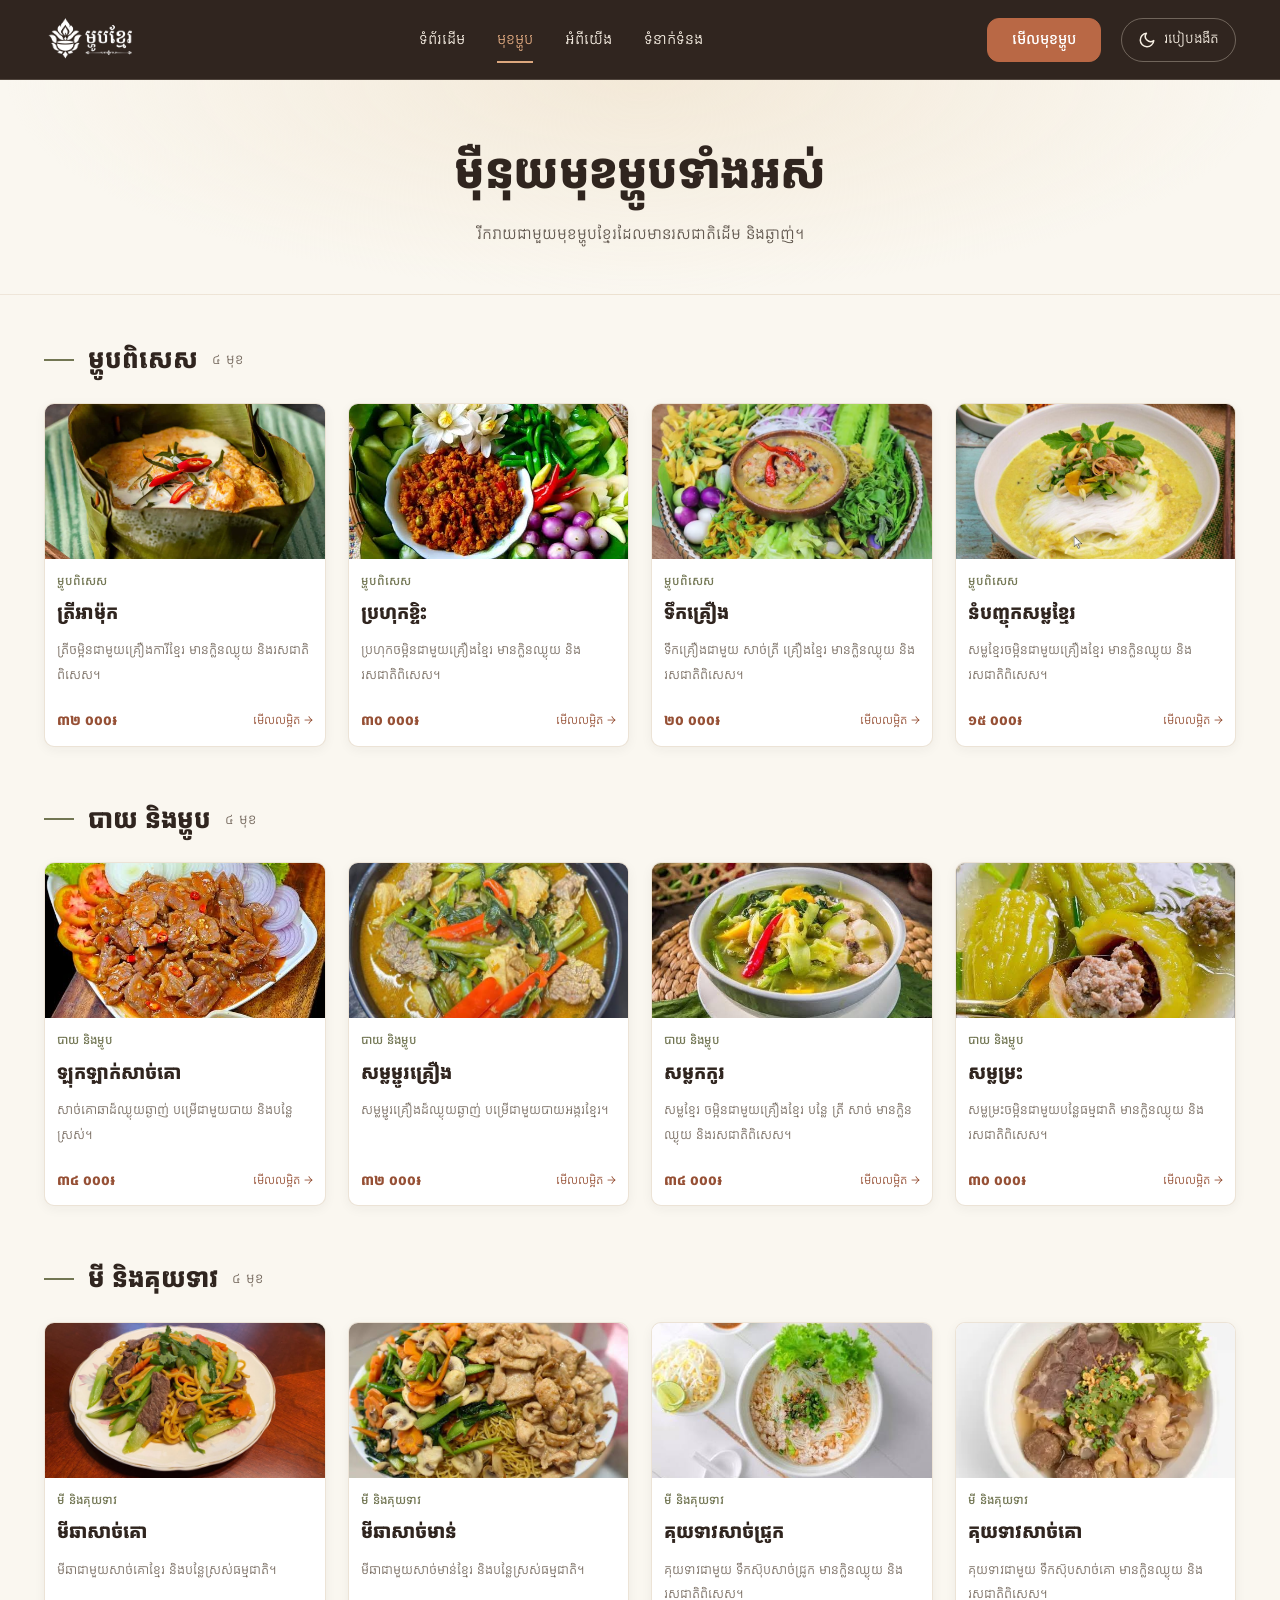
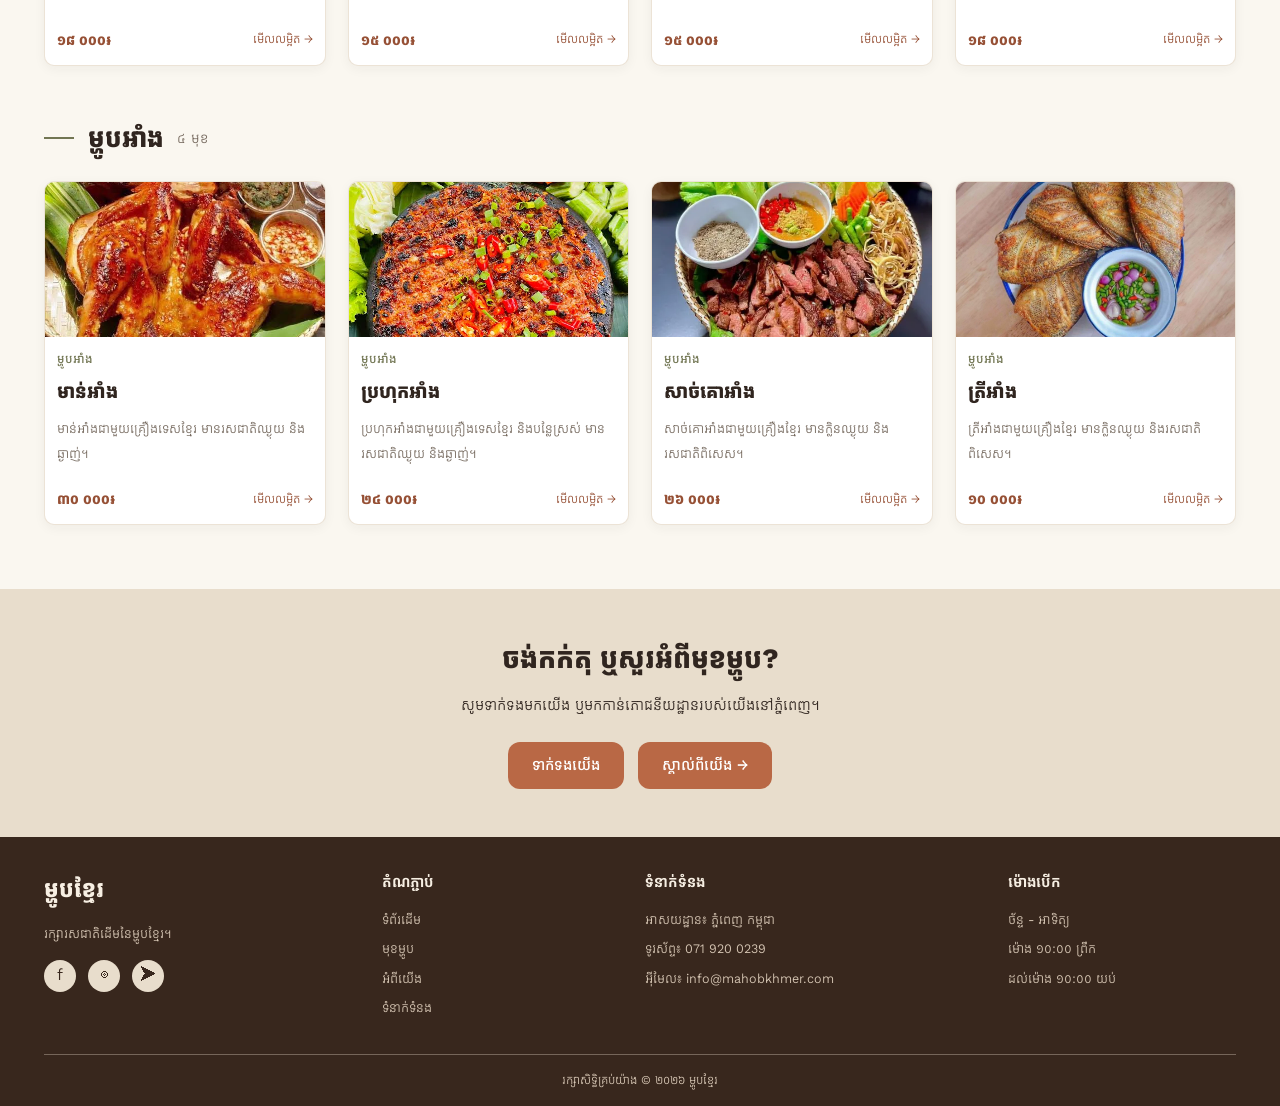
<file: menu.html>
<!DOCTYPE html>
<html lang="km">

<head>
    <script>
        (function () {
            try {
                var savedTheme = localStorage.getItem("khmer-food-theme");
                if (savedTheme === "dark" || savedTheme === "light") {
                    document.documentElement.setAttribute("data-theme", savedTheme);
                }
            } catch (error) {}
        })();
    </script>
    <meta charset="UTF-8">
    <meta name="viewport" content="width=device-width, initial-scale=1.0">

    <title>ម្ហូបខ្មែរ | ភោជនីយដ្ឋានខ្មែរ</title>

    <!-- Khmer font -->
    <link rel="preconnect" href="https://fonts.googleapis.com">
    <link rel="preconnect" href="https://fonts.gstatic.com" crossorigin>
    <link href="https://fonts.googleapis.com/css2?family=Kantumruy+Pro:wght@400;500;600;700&display=swap"
        rel="stylesheet">

    <!-- Custom CSS -->
    <link rel="stylesheet" href="../css/page.css">
    <link rel="stylesheet" href="../css/style.css">
</head>

<body>

    <!-- ================= NAVBAR ================= -->
    <header class="navbar">
        <nav class="container" aria-label="ម៉ឺនុយមេ">

            <!-- Logo -->
            <a href="index.html" class="logo">
                <img src="../images/logo.png" alt="ម្ហូបខ្មែរ" class="logo-img">
            </a>

            <!-- Navigation -->
            <div class="nav-links" id="nav-links">
                <a href="index.html" class="nav-link">ទំព័រដើម</a>
                <a href="menu.html" class="nav-link active" aria-current="page">មុខម្ហូប</a>
                <a href="about.html" class="nav-link">អំពីយើង</a>
                <a href="contact.html" class="nav-link">ទំនាក់ទំនង</a>
            </div>

            <!-- Buttons: CTA + theme toggle + mobile menu (always 20px apart) -->
            <div class="nav-actions">

                <a href="menu.html" class="btn-primary nav-cta">មើលមុខម្ហូប</a>

                <!-- Dark / light mode toggle.
                     Both icons and both labels stay in the DOM (CSS shows the right one),
                     so the button keeps the same width in either theme. -->
                <button class="theme-toggle" id="theme-toggle" type="button"
                    aria-label="ប្តូរទៅរបៀបងងឹត" aria-pressed="false">
                    <span class="theme-toggle-icon" aria-hidden="true">
                        <svg class="icon-moon" viewBox="0 0 24 24">
                            <path d="M21 12.79A9 9 0 1 1 11.21 3 7 7 0 0 0 21 12.79z" />
                        </svg>
                        <svg class="icon-sun" viewBox="0 0 24 24">
                            <circle cx="12" cy="12" r="5" />
                            <path d="M12 1v2M12 21v2M4.22 4.22l1.42 1.42M18.36 18.36l1.42 1.42M1 12h2M21 12h2M4.22 19.78l1.42-1.42M18.36 5.64l1.42-1.42" />
                        </svg>
                    </span>
                    <span class="theme-toggle-label" aria-hidden="true">
                        <span class="label-dark">របៀបងងឹត</span>
                        <span class="label-light">របៀបភ្លឺ</span>
                    </span>
                </button>

                <!-- Mobile menu button -->
                <button class="nav-toggle" type="button" aria-label="បើក/បិទម៉ឺនុយ" aria-expanded="false"
                    aria-controls="nav-links">
                    <span></span>
                    <span></span>
                    <span></span>
                </button>

            </div>

        </nav>
    </header>


    <main>

        <!-- ================= PAGE BANNER ================= -->
        <section class="page-hero">
            <div class="container">

                <h1>មុឺនុយមុខម្ហូបទាំងអស់</h1>

                <p class="page-lead">
                    រីករាយជាមួយមុខម្ហូបខ្មែរដែលមានរសជាតិដើម និងឆ្ងាញ់។
                </p>
            </div>
        </section>

        <!-- ===== ម្ហូបពិសេស ===== -->
        <section class="menu-category" id="special">
            <div class="container">

                <div class="category-title">
                    <span class="eyebrow-line"></span>
                    <h2>ម្ហូបពិសេស</h2>
                    <span class="category-count">៤ មុខ</span>
                </div>

                <div class="menu-grid">

                    <article class="food-card">
                        <img src="../images/amok.png" alt="ត្រីអាម៉ុក" class="food-image" loading="lazy">

                        <div class="food-content">
                            <p class="food-category">ម្ហូបពិសេស</p>

                            <h3>ត្រីអាម៉ុក</h3>

                            <p class="food-description">
                                ត្រីចម្អិនជាមួយគ្រឿងការីខ្មែរ មានក្លិនឈ្ងុយ និងរសជាតិពិសេស។
                            </p>

                            <div class="food-footer">
                                <span class="food-price">៣២ ០០០៛</span>
                                <a href="#" class="food-link">មើលលម្អិត →</a>
                            </div>
                        </div>
                    </article>

                    <article class="food-card">
                        <img src="../images/prahok_co.png" alt="ប្រហុកខ្ទិះ" class="food-image" loading="lazy">

                        <div class="food-content">
                            <p class="food-category">ម្ហូបពិសេស</p>

                            <h3>ប្រហុកខ្ទិះ</h3>

                            <p class="food-description">
                                ប្រហុកចម្អិនជាមួយគ្រឿងខ្មែរ មានក្លិនឈ្ងុយ និងរសជាតិពិសេស។
                            </p>

                            <div class="food-footer">
                                <span class="food-price">៣០ ០០០៛</span>
                                <a href="#" class="food-link">មើលលម្អិត →</a>
                            </div>
                        </div>
                    </article>

                    <article class="food-card">
                        <img src="../images/tek_kroeung.png" alt="ទឹកគ្រឿង" class="food-image" loading="lazy">

                        <div class="food-content">
                            <p class="food-category">ម្ហូបពិសេស</p>

                            <h3>ទឹកគ្រឿង</h3>

                            <p class="food-description">
                                ទឹកគ្រឿងជាមួយ​ សាច់ត្រី គ្រឿងខ្មែរ មានក្លិនឈ្ងុយ និងរសជាតិពិសេស។
                            </p>

                            <div class="food-footer">
                                <span class="food-price">២០ ០០០៛</span>
                                <a href="#" class="food-link">មើលលម្អិត →</a>
                            </div>
                        </div>
                    </article>

                    <article class="food-card">
                        <img src="../images/num_banhjok.png" alt="នំបញ្ចុកសម្លខ្មែរ" class="food-image" loading="lazy">

                        <div class="food-content">
                            <p class="food-category">ម្ហូបពិសេស</p>

                            <h3>នំបញ្ចុកសម្លខ្មែរ</h3>

                            <p class="food-description">
                                សម្លខ្មែរចម្អិនជាមួយគ្រឿងខ្មែរ មានក្លិនឈ្ងុយ និងរសជាតិពិសេស។
                            </p>

                            <div class="food-footer">
                                <span class="food-price">១៥ ០០០៛</span>
                                <a href="#" class="food-link">មើលលម្អិត →</a>
                            </div>
                        </div>
                    </article>

                </div>

            </div>
        </section>

        <!-- ===== បាយ និងម្ហូប ===== -->
        <section class="menu-category" id="rice">
            <div class="container">

                <div class="category-title">
                    <span class="eyebrow-line"></span>
                    <h2>បាយ និងម្ហូប</h2>
                    <span class="category-count">៤ មុខ</span>
                </div>

                <div class="menu-grid">

                    <article class="food-card">
                        <img src="../images/loklak.png" alt="ឡុកឡាក់សាច់គោ" class="food-image" loading="lazy">

                        <div class="food-content">
                            <p class="food-category">បាយ និងម្ហូប</p>

                            <h3>ឡុកឡាក់សាច់គោ</h3>

                            <p class="food-description">
                                សាច់គោឆាដ៏ឈ្ងុយឆ្ងាញ់ បម្រើជាមួយបាយ និងបន្លែស្រស់។
                            </p>

                            <div class="food-footer">
                                <span class="food-price">៣៤ ០០០៛</span>
                                <a href="#" class="food-link">មើលលម្អិត →</a>
                            </div>
                        </div>
                    </article>

                    <article class="food-card">
                        <img src="../images/mjukroueng.png" alt="សម្លម្ជូរគ្រឿង" class="food-image" loading="lazy">

                        <div class="food-content">
                            <p class="food-category">បាយ និងម្ហូប</p>

                            <h3>សម្លម្ជូរគ្រឿង</h3>

                            <p class="food-description">
                                សម្លម្ជូរគ្រឿងដ៏ឈ្ងុយឆ្ងាញ់ បម្រើជាមួយបាយអង្ករខ្មែរ។
                            </p>

                            <div class="food-footer">
                                <span class="food-price">៣២ ០០០៛</span>
                                <a href="#" class="food-link">មើលលម្អិត →</a>
                            </div>
                        </div>
                    </article>

                    <article class="food-card">
                        <img src="../images/korko.png" alt="សម្លកកូរ" class="food-image" loading="lazy">

                        <div class="food-content">
                            <p class="food-category">បាយ និងម្ហូប</p>

                            <h3>សម្លកកូរ</h3>

                            <p class="food-description">
                                សម្លខ្មែរ ចម្អិនជាមួយគ្រឿងខ្មែរ បន្លែ ត្រី​ សាច់ មានក្លិនឈ្ងុយ និងរសជាតិពិសេស។
                            </p>

                            <div class="food-footer">
                                <span class="food-price">៣៤ ០០០៛</span>
                                <a href="#" class="food-link">មើលលម្អិត →</a>
                            </div>
                        </div>
                    </article>

                    <article class="food-card">
                        <img src="../images/mreah.png" alt="សម្លម្រះ" class="food-image" loading="lazy">

                        <div class="food-content">
                            <p class="food-category">បាយ និងម្ហូប</p>

                            <h3>សម្លម្រះ</h3>

                            <p class="food-description">
                                សម្លម្រះចម្អិនជាមួយបន្លែធម្មជាតិ មានក្លិនឈ្ងុយ និងរសជាតិពិសេស។
                            </p>

                            <div class="food-footer">
                                <span class="food-price">៣០ ០០០៛</span>
                                <a href="#" class="food-link">មើលលម្អិត →</a>
                            </div>
                        </div>
                    </article>

                </div>

            </div>
        </section>

        <!-- ===== មី និងគុយទាវ ===== -->
        <section class="menu-category" id="noodle">
            <div class="container">

                <div class="category-title">
                    <span class="eyebrow-line"></span>
                    <h2>មី និងគុយទាវ</h2>
                    <span class="category-count">៤ មុខ</span>
                </div>

                <div class="menu-grid">

                    <article class="food-card">
                        <img src="../images/beef_noodle.png" alt="មីឆាសាច់គោ" class="food-image" loading="lazy">

                        <div class="food-content">
                            <p class="food-category">មី និងគុយទាវ</p>

                            <h3>មីឆាសាច់គោ</h3>

                            <p class="food-description">
                                មីឆាជាមួយសាច់គោខ្មែរ និងបន្លែស្រស់ធម្មជាតិ។
                            </p>

                            <div class="food-footer">
                                <span class="food-price">១៨ ០០០៛</span>
                                <a href="#" class="food-link">មើលលម្អិត →</a>
                            </div>
                        </div>
                    </article>

                    <article class="food-card">
                        <img src="../images/chick_noodle.png" alt="មីឆាសាច់មាន់" class="food-image" loading="lazy">

                        <div class="food-content">
                            <p class="food-category">មី និងគុយទាវ</p>

                            <h3>មីឆាសាច់មាន់</h3>

                            <p class="food-description">
                                មីឆាជាមួយសាច់មាន់ខ្មែរ និងបន្លែស្រស់ធម្មជាតិ។
                            </p>

                            <div class="food-footer">
                                <span class="food-price">១៥​ ០០០៛</span>
                                <a href="#" class="food-link">មើលលម្អិត →</a>
                            </div>
                        </div>
                    </article>

                    <article class="food-card">
                        <img src="../images/meet.png" alt="គុយទាវសាច់ជ្រូក" class="food-image" loading="lazy">

                        <div class="food-content">
                            <p class="food-category">មី និងគុយទាវ</p>

                            <h3>គុយទាវសាច់ជ្រូក</h3>

                            <p class="food-description">
                                គុយទាវជាមួយ ទឹកស៊ុបសាច់ជ្រូក មានក្លិនឈ្ងុយ និងរសជាតិពិសេស។
                            </p>

                            <div class="food-footer">
                                <span class="food-price">១៥ ០០០៛</span>
                                <a href="#" class="food-link">មើលលម្អិត →</a>
                            </div>
                        </div>
                    </article>

                    <article class="food-card">
                        <img src="../images/beef.png" alt="គុយទាវសាច់គោ" class="food-image" loading="lazy">

                        <div class="food-content">
                            <p class="food-category">មី និងគុយទាវ</p>

                            <h3>គុយទាវសាច់គោ</h3>

                            <p class="food-description">
                                គុយទាវជាមួយ ទឹកស៊ុបសាច់គោ មានក្លិនឈ្ងុយ និងរសជាតិពិសេស។
                            </p>

                            <div class="food-footer">
                                <span class="food-price">១៨ ០០០៛</span>
                                <a href="#" class="food-link">មើលលម្អិត →</a>
                            </div>
                        </div>
                    </article>

                </div>

            </div>
        </section>

        <!-- ===== ម្ហូបអាំង ===== -->
        <section class="menu-category" id="grill">
            <div class="container">

                <div class="category-title">
                    <span class="eyebrow-line"></span>
                    <h2>ម្ហូបអាំង</h2>
                    <span class="category-count">៤ មុខ</span>
                </div>

                <div class="menu-grid">

                    <article class="food-card">
                        <img src="../images/chick_fried.png" alt="មាន់អាំងខ្មែរ" class="food-image" loading="lazy">

                        <div class="food-content">
                            <p class="food-category">ម្ហូបអាំង</p>

                            <h3>មាន់អាំង</h3>

                            <p class="food-description">
                                មាន់អាំងជាមួយគ្រឿងទេសខ្មែរ មានរសជាតិឈ្ងុយ និងឆ្ងាញ់។
                            </p>

                            <div class="food-footer">
                                <span class="food-price">៣០​ ០០០៛</span>
                                <a href="#" class="food-link">មើលលម្អិត →</a>
                            </div>
                        </div>
                    </article>

                    <article class="food-card">
                        <img src="../images/prahok.png" alt="ប្រហុកអាំង" class="food-image" loading="lazy">

                        <div class="food-content">
                            <p class="food-category">ម្ហូបអាំង</p>

                            <h3>ប្រហុកអាំង</h3>

                            <p class="food-description">
                                ប្រហុកអាំងជាមួយគ្រឿងទេសខ្មែរ និងបន្លែស្រស់ មានរសជាតិឈ្ងុយ និងឆ្ងាញ់។
                            </p>

                            <div class="food-footer">
                                <span class="food-price">២៤ ០០០៛</span>
                                <a href="#" class="food-link">មើលលម្អិត →</a>
                            </div>
                        </div>
                    </article>

                    <article class="food-card">
                        <img src="../images/meets.png" alt="សាច់គោអាំង" class="food-image" loading="lazy">

                        <div class="food-content">
                            <p class="food-category">ម្ហូបអាំង</p>

                            <h3>សាច់គោអាំង</h3>

                            <p class="food-description">
                                សាច់គោអាំងជាមួយគ្រឿងខ្មែរ មានក្លិនឈ្ងុយ និងរសជាតិពិសេស។
                            </p>

                            <div class="food-footer">
                                <span class="food-price">២៦ ០០០៛</span>
                                <a href="#" class="food-link">មើលលម្អិត →</a>
                            </div>
                        </div>
                    </article>

                    <article class="food-card">
                        <img src="../images/fish.png" alt="ត្រីអាំង" class="food-image" loading="lazy">

                        <div class="food-content">
                            <p class="food-category">ម្ហូបអាំង</p>

                            <h3>ត្រីអាំង</h3>

                            <p class="food-description">
                                ត្រីអាំងជាមួយគ្រឿងខ្មែរ មានក្លិនឈ្ងុយ និងរសជាតិពិសេស។
                            </p>

                            <div class="food-footer">
                                <span class="food-price">១​០​ ០០០៛</span>
                                <a href="#" class="food-link">មើលលម្អិត →</a>
                            </div>
                        </div>
                    </article>

                </div>

            </div>
        </section>

        <!-- ================= CTA ================= -->
        <section class="cta-band">
            <div class="container">
                <h2>ចង់កក់តុ ឬសួរអំពីមុខម្ហូប?</h2>
                <p>សូមទាក់ទងមកយើង ឬមកកាន់ភោជនីយដ្ឋានរបស់យើងនៅភ្នំពេញ។</p>
                <div class="cta-buttons">
                    <a href="contact.html" class="btn-light">ទាក់ទងយើង</a>
                    <a href="about.html" class="btn-ghost">ស្គាល់ពីយើង →</a>
                </div>
            </div>
        </section>

    </main>


    <!-- ================= FOOTER ================= -->
    <footer class="footer">

        <div class="container">

            <div class="footer-grid">

                <!-- Brand -->
                <div>
                    <a href="index.html" class="footer-logo">
                        ម្ហូបខ្មែរ
                    </a>

                    <p class="footer-description">
                        រក្សារសជាតិដើមនៃម្ហូបខ្មែរ។
                    </p>
                    <div class="social-links">
                        <a href="#" aria-label="Facebook">f</a>
                        <a href="#" aria-label="Instagram">◎</a>
                        <a href="#" aria-label="Telegram">➤</a>
                    </div>
                </div>


                <!-- Quick links -->
                <div>
                    <h3>តំណភ្ជាប់</h3>
                    <ul>
                        <li><a href="index.html">ទំព័រដើម</a></li>
                        <li><a href="menu.html">មុខម្ហូប</a></li>
                        <li><a href="about.html">អំពីយើង</a></li>
                        <li><a href="contact.html">ទំនាក់ទំនង</a></li>
                    </ul>
                </div>


                <!-- Contact -->
                <div>
                    <h3>ទំនាក់ទំនង</h3>
                    <ul>
                        <li>អាសយដ្ឋាន៖ ភ្នំពេញ កម្ពុជា</li>
                        <li>ទូរស័ព្ទ៖ <a href="tel:0719200239">071 920 0239</a></li>
                        <li>អ៊ីមែល៖ <a href="mailto:info@mahobkhmer.com">info@mahobkhmer.com</a></li>
                    </ul>
                </div>


                <!-- Opening hours -->
                <div>
                    <h3>ម៉ោងបើក</h3>
                    <p>ច័ន្ទ - អាទិត្យ</p>
                    <p>ម៉ោង ១០:០០ ព្រឹក</p>
                    <p>ដល់ម៉ោង ១០:០០ យប់</p>
                </div>

            </div>

            <div class="footer-bottom">
                <p>រក្សាសិទ្ធិគ្រប់យ៉ាង © ២០២៦ ម្ហូបខ្មែរ</p>
            </div>

        </div>

    </footer>


    <!-- Mobile menu toggle -->
    <script>
        const toggle = document.querySelector(".nav-toggle");
        const links = document.getElementById("nav-links");

        toggle.addEventListener("click", () => {
            const open = links.classList.toggle("is-open");
            toggle.setAttribute("aria-expanded", open);
        });

        links.addEventListener("click", (e) => {
            if (e.target.closest("a")) {
                links.classList.remove("is-open");
                toggle.setAttribute("aria-expanded", "false");
            }
        });
    </script>


    <script>
        (function () {
            const root = document.documentElement;
            const button = document.getElementById("theme-toggle");
            if (!button) return;
            let fadeTimer;

            // Icons and labels are switched by CSS from data-theme;
            // JS only keeps the accessibility attributes in sync.
            function updateThemeButton() {
                const isDark = root.getAttribute("data-theme") === "dark";
                button.setAttribute("aria-pressed", String(isDark));
                button.setAttribute("aria-label", isDark ? "ប្តូរទៅរបៀបភ្លឺ" : "ប្តូរទៅរបៀបងងឹត");
            }

            updateThemeButton();
            button.addEventListener("click", function () {
                const nextTheme = root.getAttribute("data-theme") === "dark" ? "light" : "dark";

                // Short class that turns on the colour cross-fade
                root.classList.add("theme-changing");
                root.setAttribute("data-theme", nextTheme);
                clearTimeout(fadeTimer);
                fadeTimer = setTimeout(function () {
                    root.classList.remove("theme-changing");
                }, 450);

                try {
                    localStorage.setItem("khmer-food-theme", nextTheme);
                } catch (error) {}
                updateThemeButton();
            });
        })();
    </script>

</body>

</html>
</file>
<file: css/style.css>
/* ========================================
   1. DESIGN SYSTEM
======================================== */
:root {
    color-scheme: light;

    /* Core palette */
    --ivory: #FAF7F0;
    --white: #FFFFFF;
    --espresso: #30251F;
    --olive: #727653;
    --sand: #E8DDCC;
    --terracotta: #B96845;
    --terracotta-dark: #965035;

    /* Text tones */
    --text-soft: #62584F;
    --text-body: #6B5F54;
    --text-muted: #766A5F;

    /* Surfaces */
    --surface-alt: #F5EDDF;
    --glow: #F3E9D8;
    --band-bg: #E8DDCC;
    --tabs-bg: rgba(250, 247, 240, 0.96);
    --card-border: rgba(232, 221, 204, 0.8);
    --line: rgba(232, 221, 204, 0.6);

    /* Text that sits on coloured fills */
    --btn-text: #FFFFFF;
    --on-olive: #FFFFFF;

    /* Navbar (always dark, in both themes) */
    --nav-bg: #30251F;
    --nav-text: #F7EFE3;
    --nav-accent: #DCA77E;
    --nav-line: rgba(232, 221, 204, 0.18);

    /* Footer */
    --footer-bg: #38271D;
    --footer-border: #38271D;

    /* Khmer pattern behind the hero */
    --pattern-blend: multiply;
    --pattern-opacity: 0.14;
    --pattern-filter: none;

    --navbar-height: 80px;
    --container-width: 1240px;
    --gutter: 24px;
    --nav-gap: 20px;        /* space between the navbar buttons */
    --control-height: 44px; /* same height for every navbar button */
}

* {
    box-sizing: border-box;
    margin: 0;
    padding: 0;
}

html {
    scroll-behavior: smooth;
    scroll-padding-top: var(--navbar-height);
}

body {
    font-family: "Kantumruy Pro", sans-serif;
    background: var(--ivory);
    color: var(--espresso);
    line-height: 1.8;
    overflow-x: hidden;
}

/* Space for the fixed navbar */
main {
    padding-top: var(--navbar-height);
}

a {
    text-decoration: none;
    color: inherit;
}

img {
    display: block;
    width: 100%;
    object-fit: cover;
}

ul {
    list-style: none;
}

:focus-visible {
    outline: 2px solid var(--terracotta);
    outline-offset: 3px;
}

/* Keep page content inside the viewport */
.container {
    width: 100%;
    max-width: var(--container-width);
    margin-left: auto;
    margin-right: auto;
    padding-left: var(--gutter);
    padding-right: var(--gutter);
}


/* ========================================
   2. NAVBAR (espresso)
======================================== */
.navbar {
    position: fixed;
    top: 0;
    left: 0;
    width: 100%;
    height: var(--navbar-height);
    z-index: 1000;
    background: var(--nav-bg);
    border-bottom: 1px solid var(--nav-line);
}

.navbar :focus-visible {
    outline-color: var(--nav-accent);
}

.navbar nav {
    display: flex;
    align-items: center;
    justify-content: space-between;
    gap: 24px;
    height: 100%;
}

.logo {
    flex-shrink: 0;
}

.logo-img {
    height: 100px;
    width: auto;
    /* If your logo is dark and hard to see on espresso, uncomment this
       to turn it cream-white:
    filter: brightness(0) invert(1); */
}

.nav-links {
    display: flex;
    align-items: center;
    gap: 32px;
}

.nav-link {
    position: relative;
    color: var(--nav-text);
    font-size: 15px;
    transition: color 0.2s ease;
}

.nav-link:hover,
.nav-link.active {
    color: var(--nav-accent);
}

.nav-link.active::after {
    content: "";
    position: absolute;
    bottom: -10px;
    left: 0;
    width: 100%;
    height: 2px;
    background: var(--nav-accent);
}

/* Button group on the right: CTA + theme toggle + menu button.
   Every button is --nav-gap (20px) apart and the same height. */
.nav-actions {
    display: flex;
    align-items: center;
    gap: var(--nav-gap);
    flex-shrink: 0;
}

.nav-actions .nav-cta {
    display: inline-flex;
    align-items: center;
    justify-content: center;
    flex-shrink: 0;
    min-height: var(--control-height);
    padding-top: 0;
    padding-bottom: 0;
    white-space: nowrap;
}

.nav-toggle {
    display: none;
    flex-direction: column;
    justify-content: center;
    flex-shrink: 0;
    gap: 5px;
    width: var(--control-height);
    height: var(--control-height);
    padding: 12px;
    border: 1px solid rgba(232, 221, 204, 0.35);
    border-radius: 10px;
    background: transparent;
    cursor: pointer;
}

.nav-toggle span {
    display: block;
    height: 2px;
    background: var(--nav-text);
    transition: transform 0.2s ease, opacity 0.2s ease;
}

.nav-toggle[aria-expanded="true"] span:nth-child(1) {
    transform: translateY(7px) rotate(45deg);
}

.nav-toggle[aria-expanded="true"] span:nth-child(2) {
    opacity: 0;
}

.nav-toggle[aria-expanded="true"] span:nth-child(3) {
    transform: translateY(-7px) rotate(-45deg);
}


/* ========================================
   3. BUTTONS
======================================== */
.btn-primary,
.btn-outline {
    display: inline-block;
    padding: 10px 24px;
    border-radius: 12px;
    font-size: 15px;
    font-weight: 500;
    text-align: center;
    transition: all 0.25s ease;
}

.btn-primary {
    color: var(--btn-text);
    background: var(--terracotta);
    border: 1px solid var(--terracotta);
}

.btn-primary:hover {
    background: var(--terracotta-dark);
    border-color: var(--terracotta-dark);
    color: var(--btn-text);
    transform: translateY(-2px);
}

.btn-outline {
    color: var(--terracotta-dark);
    background: transparent;
    border: 1px solid var(--terracotta);
}

.btn-outline:hover {
    background: var(--terracotta);
    border-color: var(--terracotta);
    color: var(--btn-text);
}


/* ========================================
   4. HERO SECTION
======================================== */
.hero {
    position: relative;
    isolation: isolate;          /* makes z-index: -1 work */
    overflow: hidden;
    background:
        radial-gradient(ellipse at 76% 45%, var(--glow) 0%, transparent 60%),
        var(--ivory);
}

.hero::before {
    content: "";
    position: absolute;
    inset: 0;
    z-index: -1;
    background: url("../images/pattern-khmer.png") center / 260px repeat;
    mix-blend-mode: var(--pattern-blend);
    opacity: var(--pattern-opacity);
    filter: var(--pattern-filter);
    -webkit-mask-image: linear-gradient(to bottom, #000 55%, transparent 100%);
    mask-image: linear-gradient(to bottom, #000 55%, transparent 100%);
    pointer-events: none;
}

.hero-grid {
    display: grid;
    grid-template-columns: 1.05fr 0.95fr;
    align-items: center;
    gap: 48px;
    min-height: min(calc(100vh - var(--navbar-height)), 810px);
    padding-top: 56px;
    padding-bottom: 64px;
}

.hero-content {
    position: relative;
    z-index: 2;
}

.eyebrow {
    display: flex;
    align-items: center;
    gap: 12px;
    color: var(--olive);
    font-size: 16px;
    font-weight: 600;
    margin-bottom: 14px;
}

.eyebrow-line {
    width: 30px;
    height: 2px;
    flex-shrink: 0;
    background: var(--olive);
}

.hero h1 {
    font-size: clamp(43px, 4.6vw, 62px);
    font-weight: 600;
    line-height: 1.45;
    letter-spacing: -1px;
    color: var(--espresso);
}

.hero h1 span {
    color: var(--terracotta);
}

.hero-description {
    max-width: 480px;
    margin-top: 18px;
    color: var(--text-soft);
    font-size: 17px;
    line-height: 2;
    text-wrap: pretty;
}

.hero-buttons {
    display: flex;
    flex-wrap: wrap;
    gap: 16px;
    margin-top: 26px;
}

/* Facts row */
.hero-facts {
    display: flex;
    flex-wrap: wrap;
    gap: 14px 32px;
    max-width: 520px;
    margin-top: 36px;
    padding-top: 22px;
    border-top: 1px solid var(--sand);
}

.hero-facts strong {
    display: block;
    color: var(--espresso);
    font-size: 14px;
    font-weight: 700;
}

.hero-facts span {
    color: var(--text-muted);
    font-size: 13px;
}

/* Arched image */
.hero-visual {
    position: relative;
    justify-self: center;
    width: 100%;
    max-width: 440px;
}

.hero-visual::before {
    content: "";
    position: absolute;
    inset: 0;
    transform: translate(18px, 18px);
    border: 2px solid var(--terracotta);
    border-radius: 50% 50% 24px 24px / 36% 36% 24px 24px;
    opacity: 0.55;
}

/* Smooth animation for every moving part */
.hero-visual::before,
.hero-arch,
.hero-arch img,
.hero-circle,
.hero-dish-card {
    transition-property: transform, box-shadow, opacity;
    transition-duration: 0.5s;
    transition-timing-function: cubic-bezier(0.22, 1, 0.36, 1);
}

@media (hover: hover) {

    /* Outline frame snaps closer to the image */
    .hero-visual:hover::before {
        transform: translate(8px, 8px);
        opacity: 0.9;
    }

    /* Image lifts, shadow deepens, photo slowly zooms */
    .hero-visual:hover .hero-arch {
        transform: translateY(-6px);
        box-shadow: 0 34px 64px rgba(48, 37, 31, 0.26);
    }

    .hero-visual:hover .hero-arch img {
        transform: scale(1.07);
    }

    /* Olive badge moves right and up (fixed: translate, not translateY) */
    .hero-visual:hover .hero-circle {
        transform: translate(8px, -8px);
    }

    /* Dish card floats up; lifts higher when hovered directly */
    .hero-visual:hover .hero-dish-card {
        transform: translateY(-8px);
    }

    .hero-visual .hero-dish-card:hover {
        transform: translateY(-12px) scale(1.05);
        box-shadow: 0 22px 40px rgba(48, 37, 31, 0.22);
    }
}

.hero-arch {
    position: relative;
    aspect-ratio: 4 / 5;
    overflow: hidden;
    background: var(--sand);
    border-radius: 50% 50% 24px 24px / 36% 36% 24px 24px;
    box-shadow: 0 24px 50px rgba(48, 37, 31, 0.18);
}

.hero-arch img {
    height: 100%;
}

/* Round olive badge */
.hero-circle {
    position: absolute;
    z-index: 2;
    top: 28px;
    right: -28px;
    display: grid;
    place-content: center;
    width: 96px;
    height: 96px;
    border: 4px solid var(--ivory);
    border-radius: 50%;
    background: var(--olive);
    color: var(--on-olive);
    font-size: 13px;
    font-weight: 600;
    line-height: 1.5;
    text-align: center;
    box-shadow: 0 10px 24px rgba(48, 37, 31, 0.18);
}

/* Floating dish card */
.hero-dish-card {
    position: absolute;
    z-index: 2;
    left: -36px;
    bottom: 56px;
    display: flex;
    flex-direction: column;
    padding: 14px 20px;
    background: var(--white);
    border: 1px solid var(--card-border);
    border-radius: 14px;
    box-shadow: 0 14px 32px rgba(48, 37, 31, 0.14);
    line-height: 1.6;
    transition: transform 0.25s ease;
}

.hero-dish-card:hover {
    transform: translateY(-4px);
}

.hero-dish-label {
    color: var(--olive);
    font-size: 12px;
    font-weight: 600;
}

.hero-dish-card strong {
    color: var(--espresso);
    font-size: 18px;
    font-weight: 700;
}

.hero-dish-price {
    color: var(--terracotta-dark);
    font-size: 14px;
    font-weight: 700;
}

/* ========================================
   SPECIALTY SECTION
======================================== */
.specialty-section {
    padding: 55px 0 35px;
    background: var(--ivory);
    border-top: 1px solid var(--sand);
}

.specialty-row {
    display: grid;
    grid-template-columns: 1fr 1fr;
    align-items: center;
    gap: 56px;
    margin-bottom: 40px;
}

.food-card:hover {
    transform: translateY(-5px);
    box-shadow: 0 12px 25px rgba(48, 37, 31, 0.10);
}

.specialty-image img {
    height: 340px;
    border-radius: 12px;
    box-shadow: 0 12px 30px rgba(48, 37, 31, 0.12);
    transition: transform 0.3s ease,
        box-shadow 0.3s ease;
}

.specialty-image img:hover {
    transform: translateY(-5px);
    box-shadow: 0 12px 30px rgba(48, 37, 31, 0.12);
}

.specialty-content h2 {
    margin-bottom: 12px;
    color: var(--espresso);
    font-size: 30px;
    font-weight: 700;
    line-height: 1.6;
    text-wrap: balance;
}

.specialty-content > p:not(.eyebrow) {
    margin-bottom: 20px;
    max-width: 460px;
    color: var(--text-body);
    font-size: 15px;
    line-height: 2;
    text-wrap: pretty;
}

/* Row 2: put the text on the left, image on the right */
.specialty-row.reverse .specialty-image {
    order: 2;
}

@media (max-width: 1024px) {
    .specialty-row {
        gap: 32px;
    }

    .specialty-image img {
        height: 280px;
    }
}

@media (max-width: 640px) {
    .specialty-row {
        grid-template-columns: 1fr;
        gap: 22px;
        margin-bottom: 36px;
    }

    .specialty-row.reverse .specialty-image {
        order: 0;
    }

    .specialty-image img {
        height: 230px;
    }

    .specialty-content h2 {
        font-size: 25px;
    }
}

/* ========================================
   5. SECTION HEADINGS
======================================== */
.all-section {
    padding: 35px 0 55px;
    background: var(--ivory);
}

.section-heading {
    text-align: center;
    margin-bottom: 28px;
}

.section-label {
    color: var(--olive);
    font-weight: 600;
    margin-bottom: 5px;
}

.section-heading h2,
.about-content h2 {
    color: var(--espresso);
    font-size: 32px;
    font-weight: 700;
    line-height: 1.6;
}

.section-heading>p:last-child {
    margin-top: 6px;
    color: var(--text-muted);
    font-size: 15px;
}


/* ========================================
   6. FOOD CARDS
======================================== */
.food-grid {
    display: grid;
    grid-template-columns: repeat(4, minmax(0, 1fr));
    gap: 22px;
}

.food-card {
    overflow: hidden;
    background: var(--white);
    border: 1px solid var(--card-border);
    border-radius: 10px;
    box-shadow: 0 3px 12px rgba(48, 37, 31, 0.05);
    transition: transform 0.3s ease,
        box-shadow 0.3s ease;
}

.food-card:hover {
    transform: translateY(-5px);
    box-shadow: 0 12px 25px rgba(48, 37, 31, 0.10);
}

.food-image {
    height: 155px;
    object-fit: cover;
}

.food-content {
    padding: 12px;
}

.food-category {
    color: var(--olive);
    font-size: 12px;
    font-weight: 500;
}

.food-content h3 {
    margin-top: 4px;
    font-size: 19px;
    font-weight: 700;
}

.food-description {
    min-height: 58px;
    margin-top: 8px;
    color: var(--text-muted);
    font-size: 13px;
    line-height: 1.9;
}

.food-footer {
    display: flex;
    justify-content: space-between;
    align-items: center;
    flex-wrap: wrap;
    gap: 6px;
    margin-top: 12px;
}

.food-price {
    color: var(--terracotta-dark);
    font-size: 14px;
    font-weight: 700;
}

.food-link {
    color: var(--terracotta-dark);
    font-size: 12px;
    transition: color 0.2s ease;
}

.food-link:hover {
    color: var(--terracotta);
}


/* ========================================
   7. ABOUT SECTION
======================================== */
.about-section {
    padding: 45px 0;
    background: var(--surface-alt);
}

.about-grid {
    display: grid;
    grid-template-columns: 1fr 1fr;
    align-items: center;
    gap: 65px;
}

.about-image img {
    height: 360px;
    border-radius: 8px;
    object-fit: cover;
    transition: transform 0.3s ease,
        box-shadow 0.3s ease;
}

.about-image img:hover{
    transform: translateY(-5px);
    box-shadow: 0 12px 30px rgba(48, 37, 31, 0.12);
}

.about-content h2 {
    font-size: 29px;
    margin-bottom: 12px;
}

.about-content>p:not(.eyebrow) {
    margin-bottom: 10px;
    color: var(--text-body);
    font-size: 14px;
    line-height: 2;
}

.about-button {
    margin-top: 10px;
}


/* ========================================
   8. FOOTER
======================================== */
.footer {
    background: var(--footer-bg);
    box-shadow: inset 0 1px 0 var(--footer-border);   /* top line, adds no height */
    color: #F7EFE3;
    padding-top: 32px;
}

.footer-grid {
    display: grid;
    grid-template-columns: 1.2fr 0.9fr 1.3fr 0.9fr;
    gap: 35px;
    padding-bottom: 28px;
}

.footer-logo {
    font-size: 23px;
    font-weight: 700;
}

.footer-description {
    margin-top: 12px;
    color: #D8C8B6;
    font-size: 13px;
}

.footer h3 {
    margin-bottom: 12px;
    color: #F7EFE3;
    font-size: 15px;
    font-weight: 600;
}

.footer li,
.footer-grid>div>p:not(.footer-description) {
    margin-bottom: 6px;
    color: #D8C8B6;
    font-size: 13px;
    overflow-wrap: anywhere;
}

.footer a:hover {
    color: #DCA77E;
}


.social-links {
    display: flex;
    gap: 12px;
    margin-top: 14px;
}

.social-links a {
    display: flex;
    justify-content: center;
    align-items: center;
    width: 32px;
    height: 32px;
    border-radius: 50%;
    background: #E8DDCC;
    color: #38271D;
    transition: background 0.2s ease, color 0.2s ease, transform 0.2s ease;
}

.social-links svg {
    width: 16px;
    height: 16px;
    fill: currentColor;
}

.social-links a:hover {
    background: var(--terracotta);
    color: var(--btn-text);
    transform: translateY(-2px);
}

.footer-bottom {
    padding: 15px 0;
    border-top: 1px solid rgba(232, 221, 204, 0.35);
    text-align: center;
    color: #D8C8B6;
    font-size: 12px;
}


/* ========================================
   9. RESPONSIVE DESIGN
======================================== */

/* Small laptops and tablets: collapse the nav */
@media (max-width: 1024px) {
    .nav-toggle {
        display: flex;
    }

    /* The big CTA hides; the theme toggle and menu button stay,
       still 20px apart, pushed to the right of the logo */
    .nav-actions .nav-cta {
        display: none;
    }

    /* Dropdown panel: espresso to match the navbar */
    .nav-links {
        position: absolute;
        top: var(--navbar-height);
        left: 0;
        right: 0;
        flex-direction: column;
        align-items: stretch;
        gap: 0;
        padding: 8px var(--gutter) 16px;
        background: var(--nav-bg);
        border-bottom: 1px solid var(--nav-line);
        box-shadow: 0 16px 28px rgba(0, 0, 0, 0.25);
        display: none;
    }

    .nav-links.is-open {
        display: flex;
    }

    .nav-link {
        padding: 12px 0;
        font-size: 16px;
        border-bottom: 1px solid var(--nav-line);
    }

    .nav-link:last-child {
        border-bottom: 0;
    }

    .nav-link.active::after {
        bottom: 6px;
        width: 28px;
    }

    .hero-grid {
        grid-template-columns: 1fr 1fr;
    }

    .food-grid {
        grid-template-columns: repeat(2, minmax(0, 1fr));
    }

    .food-image {
        height: 220px;
    }

    .about-grid {
        gap: 35px;
    }

    .footer-grid {
        grid-template-columns: repeat(2, minmax(0, 1fr));
    }
}

/* Mobile phones */
@media (max-width: 680px) {
    .hero-grid {
        grid-template-columns: 1fr;
    }

    .hero-content {
        padding: 40px 0 28px;
    }

    .hero h1 {
        font-size: 38px;
    }

    .hero-description {
        font-size: 15px;
    }

    .hero-image {
        min-height: 290px;
        margin: 0 calc(-1 * var(--gutter));
    }

    .hero-image::before {
        background: linear-gradient(to bottom,
                var(--ivory),
                transparent 25%);
    }

    .all-section {
        padding: 35px 0;
    }

    .section-heading h2 {
        font-size: 27px;
    }

    .food-grid {
        grid-template-columns: 1fr;
        gap: 18px;
    }

    .food-image {
        height: 230px;
    }

    .food-content {
        padding: 16px;
    }

    .food-description {
        min-height: auto;
    }

    .about-grid {
        grid-template-columns: 1fr;
        gap: 25px;
    }

    .about-image img {
        height: 250px;
    }

    .about-content h2 {
        font-size: 25px;
    }

    .footer-grid {
        grid-template-columns: 1fr;
        gap: 25px;
    }
}

@media (prefers-reduced-motion: reduce) {
    html {
        scroll-behavior: auto;
    }

    * {
        transition: none !important;
    }
}


/* ========================================
   10. THEME TOGGLE BUTTON
   Both labels / icons are always in the DOM and share one grid cell,
   so the button is always as wide as the longer one. Switching theme
   can therefore never move the other navbar buttons.
======================================== */
.theme-toggle {
    display: inline-flex;
    align-items: center;
    justify-content: center;
    gap: 8px;
    flex-shrink: 0;
    min-height: var(--control-height);
    padding: 0 16px;
    border: 1px solid rgba(232, 221, 204, 0.35);
    border-radius: 999px;
    background: transparent;
    color: var(--nav-text);
    font: inherit;
    font-size: 14px;
    line-height: 1.3;
    white-space: nowrap;
    cursor: pointer;
    transition: background 0.2s ease, border-color 0.2s ease, color 0.2s ease;
}

.theme-toggle:hover {
    background: rgba(255, 255, 255, 0.1);
    border-color: var(--nav-accent);
    color: var(--nav-accent);
}

.theme-toggle:focus-visible {
    outline: 2px solid var(--nav-accent);
    outline-offset: 3px;
}

.theme-toggle-icon,
.theme-toggle-label {
    display: inline-grid;
    align-items: center;
}

.theme-toggle-icon {
    width: 18px;
    height: 18px;
    place-items: center;
}

.theme-toggle-icon svg {
    grid-area: 1 / 1;
    width: 18px;
    height: 18px;
    fill: none;
    stroke: currentColor;
    stroke-width: 2;
    stroke-linecap: round;
    stroke-linejoin: round;
}

.theme-toggle-label {
    justify-items: start;      /* text stays next to the icon in both themes */
}

.theme-toggle-label > span {
    grid-area: 1 / 1;
}

/* Light theme: show the moon + "dark mode" (what the click will do) */
.icon-sun,
.label-light {
    visibility: hidden;
}

/* Dark theme: show the sun + "light mode" */
html[data-theme="dark"] .icon-moon,
html[data-theme="dark"] .label-dark {
    visibility: hidden;
}

html[data-theme="dark"] .icon-sun,
html[data-theme="dark"] .label-light {
    visibility: visible;
}

/* Narrow phones: icon only (still has an aria-label) */
@media (max-width: 520px) {
    .theme-toggle {
        width: var(--control-height);
        padding: 0;
    }

    .theme-toggle-label {
        display: none;
    }
}


/* ========================================
   11. DARK MODE
   Activated by <html data-theme="dark">.
   Only the colour tokens change here, so the layout is
   identical in both themes. Page-specific tokens in page.css
   use these same names.
======================================== */
html[data-theme="dark"] {
    color-scheme: dark;

    --ivory: #16130F;
    --white: #211D18;
    --espresso: #F3EADF;
    --olive: #A9AD83;
    --sand: #3A332A;
    --terracotta: #D98A60;
    --terracotta-dark: #EBA67F;   /* hover fill + accent text: lighter, not darker */

    --text-soft: #CFC5B8;
    --text-body: #C9BFB2;
    --text-muted: #B5AA9C;

    --surface-alt: #1C1813;
    --glow: #2A2218;
    --band-bg: #2A2218;
    --tabs-bg: rgba(22, 19, 15, 0.96);
    --card-border: #3A332A;
    --line: #3A332A;

    --btn-text: #1A110B;          /* dark text on the light terracotta */
    --on-olive: #17160F;

    --nav-bg: #0F0D0A;
    --nav-accent: #E5B18A;
    --nav-line: rgba(232, 221, 204, 0.14);

    --footer-bg: #0F0D0A;
    --footer-border: #2A241D;

    /* Khmer pattern: lighten a faint gold on dark instead of multiplying */
    --pattern-blend: screen;
    --pattern-opacity: 0.07;
    --pattern-filter: none;
}

html[data-theme="dark"] body {
    background: var(--ivory);
    color: var(--espresso);
}

/* Smooth cross-fade when the button is pressed (class added by JS for ~0.4s) */
@media (prefers-reduced-motion: no-preference) {

    html.theme-changing,
    html.theme-changing *,
    html.theme-changing *::before,
    html.theme-changing *::after {
        transition: background-color 0.35s ease, color 0.35s ease,
            border-color 0.35s ease, box-shadow 0.35s ease, fill 0.35s ease !important;
    }
}
</file>
<file: css/page.css>
/* ========================================
   PAGES.CSS: shared by menu, about, contact
   Uses the colour tokens defined in style.css (light + dark),
   so it contains no theme-specific colours of its own.
======================================== */

/* ----- Page banner ----- */
.page-hero {
    padding: 56px 0 44px;
    text-align: center;
    background:
        radial-gradient(ellipse at 50% 0%, var(--glow) 0%, transparent 70%),
        var(--ivory);
    border-bottom: 1px solid var(--line);
}

.page-hero h1 {
    font-size: clamp(32px, 4.4vw, 48px);
    font-weight: 700;
    line-height: 1.5;
    letter-spacing: -0.5px;
    color: var(--espresso);
}

.page-lead {
    max-width: 560px;
    margin: 10px auto 0;
    color: var(--text-soft);
    font-size: 16px;
    line-height: 2;
    text-wrap: pretty;
}


/* ----- Menu page ----- */
.menu-tabs {
    position: sticky;
    top: var(--navbar-height);
    z-index: 50;
    background: var(--tabs-bg);
    border-bottom: 1px solid var(--line);
}

.menu-tabs-inner {
    display: flex;
    gap: 10px;
    padding-top: 14px;
    padding-bottom: 14px;
    overflow-x: auto;
    scrollbar-width: none;
}

.menu-tabs-inner::-webkit-scrollbar {
    display: none;
}

.menu-tab {
    flex-shrink: 0;
    padding: 6px 18px;
    border: 1px solid var(--sand);
    border-radius: 999px;
    background: var(--white);
    color: var(--espresso);
    font-size: 14px;
    transition: all 0.2s ease;
}

.menu-tab:hover {
    border-color: var(--terracotta);
    background: var(--terracotta);
    color: var(--btn-text);
}

.menu-category {
    padding: 44px 0 8px;
}

.category-title {
    display: flex;
    align-items: center;
    gap: 14px;
    margin-bottom: 22px;
}

.category-title h2 {
    font-size: 26px;
    font-weight: 700;
    line-height: 1.6;
    color: var(--espresso);
}

.category-title .eyebrow-line {
    width: 30px;
}

.category-count {
    color: var(--text-muted);
    font-size: 14px;
}

.menu-grid {
    display: grid;
    grid-template-columns: repeat(auto-fill, minmax(240px, 1fr));
    gap: 22px;
}


/* ----- Call-to-action band ----- */
.cta-band {
    margin-top: 56px;
    padding: 48px 0;
    background: var(--band-bg);
    color: var(--espresso);
    text-align: center;
}

.cta-band h2 {
    font-size: 28px;
    font-weight: 700;
    line-height: 1.6;
    text-wrap: balance;
}

.cta-band p {
    max-width: 520px;
    margin: 8px auto 0;
    color: var(--espresso);
    font-size: 15px;
    line-height: 2;
}

.cta-buttons {
    display: flex;
    flex-wrap: wrap;
    justify-content: center;
    gap: 14px;
    margin-top: 22px;
}

.btn-light {
    display: inline-block;
    padding: 10px 24px;
    border-radius: 12px;
    background: var(--terracotta);
    color: var(--btn-text);
    font-size: 15px;
    font-weight: 500;
    transition: all 0.25s ease;
}

.btn-light:hover {
    transform: translateY(-2px);
    background: var(--terracotta-dark);
}

.btn-ghost {
    display: inline-block;
    padding: 10px 24px;
    border-radius: 12px;
    background: var(--terracotta);
    color: var(--btn-text);
    font-size: 15px;
    font-weight: 500;
    transition: all 0.25s ease;
}

.btn-ghost:hover {
    background: var(--terracotta-dark);
    color: var(--btn-text);
}


/* ----- About page ----- */
.values-section {
    padding: 56px 0 0;
}

.values-grid {
    display: grid;
    grid-template-columns: repeat(3, minmax(0, 1fr));
    gap: 22px;
}

.value-card {
    padding: 26px 24px;
    background: var(--white);
    border: 1px solid var(--card-border);
    border-radius: 12px;
    box-shadow: 0 3px 12px rgba(48, 37, 31, 0.05);
    transition: transform 0.3s ease, box-shadow 0.3s ease;
}

.value-card:hover {
    transform: translateY(-5px);
    box-shadow: 0 12px 25px rgba(48, 37, 31, 0.10);
}

.value-number {
    display: flex;
    align-items: center;
    justify-content: center;
    width: 44px;
    height: 44px;
    margin-bottom: 14px;
    border-radius: 50%;
    background: var(--olive);
    color: var(--on-olive);
    font-weight: 700;
}

.value-card h3 {
    margin-bottom: 6px;
    font-size: 19px;
    font-weight: 700;
}

.value-card p {
    color: var(--text-muted);
    font-size: 14px;
    line-height: 2;
}


/* ----- Contact page ----- */
.contact-section {
    padding: 56px 0;
}

.contact-grid {
    display: grid;
    grid-template-columns: 0.9fr 1.1fr;
    gap: 40px;
    align-items: start;
}

.contact-info {
    display: flex;
    flex-direction: column;
    gap: 14px;
}

.contact-item {
    display: flex;
    align-items: flex-start;
    gap: 14px;
    padding: 16px 18px;
    background: var(--white);
    border: 1px solid var(--card-border);
    border-radius: 12px;
}

.contact-icon {
    display: flex;
    align-items: center;
    justify-content: center;
    width: 40px;
    height: 40px;
    flex-shrink: 0;
    border-radius: 50%;
    background: var(--glow);
    color: var(--terracotta-dark);
}

.contact-icon svg {
    width: 20px;
    height: 20px;
    fill: none;
    stroke: currentColor;
    stroke-width: 1.8;
    stroke-linecap: round;
    stroke-linejoin: round;
}

.contact-item strong {
    display: block;
    font-size: 15px;
    font-weight: 700;
}

.contact-item span,
.contact-item a {
    color: var(--text-muted);
    font-size: 14px;
    overflow-wrap: anywhere;
}

.contact-item a:hover {
    color: var(--terracotta-dark);
}

.contact-form {
    padding: 28px;
    background: var(--white);
    border: 1px solid var(--card-border);
    border-radius: 14px;
    box-shadow: 0 8px 24px rgba(48, 37, 31, 0.06);
}

.contact-form h2 {
    margin-bottom: 4px;
    font-size: 24px;
    font-weight: 700;
    line-height: 1.6;
}

.form-note {
    margin-bottom: 20px;
    color: var(--text-muted);
    font-size: 14px;
}

.form-row {
    display: grid;
    grid-template-columns: 1fr 1fr;
    gap: 16px;
}

.form-group {
    margin-bottom: 16px;
}

.form-group label {
    display: block;
    margin-bottom: 4px;
    font-size: 14px;
    font-weight: 600;
}

.form-group input,
.form-group textarea {
    width: 100%;
    padding: 11px 14px;
    border: 1px solid var(--sand);
    border-radius: 12px;
    background: var(--ivory);
    color: var(--espresso);
    font-family: inherit;
    font-size: 15px;
    transition: border-color 0.2s ease, box-shadow 0.2s ease;
}

.form-group textarea {
    min-height: 140px;
    resize: vertical;
}

.form-group input:focus,
.form-group textarea:focus {
    outline: none;
    border-color: var(--terracotta);
    box-shadow: 0 0 0 3px rgba(185, 104, 69, 0.15);
}

button.btn-primary {
    cursor: pointer;
    font-family: inherit;
}

.map-wrap {
    margin-top: 40px;
    overflow: hidden;
    border: 1px solid var(--card-border);
    border-radius: 14px;
    box-shadow: 0 8px 24px rgba(48, 37, 31, 0.06);
}

.map-wrap iframe {
    display: block;
    width: 100%;
    height: 340px;
    border: 0;
}


/* ----- Responsive ----- */
@media (max-width: 1024px) {
    .contact-grid {
        grid-template-columns: 1fr;
        gap: 28px;
    }
}

@media (max-width: 768px) {
    .values-grid {
        grid-template-columns: 1fr;
    }

    .page-hero {
        padding: 40px 0 32px;
    }

    .category-title h2 {
        font-size: 22px;
    }

    .cta-band h2 {
        font-size: 23px;
    }
}

@media (max-width: 640px) {
    .menu-grid {
        grid-template-columns: 1fr;
        gap: 18px;
    }

    .form-row {
        grid-template-columns: 1fr;
        gap: 0;
    }

    .contact-form {
        padding: 22px 18px;
    }

    .map-wrap iframe {
        height: 280px;
    }
}
</file>
